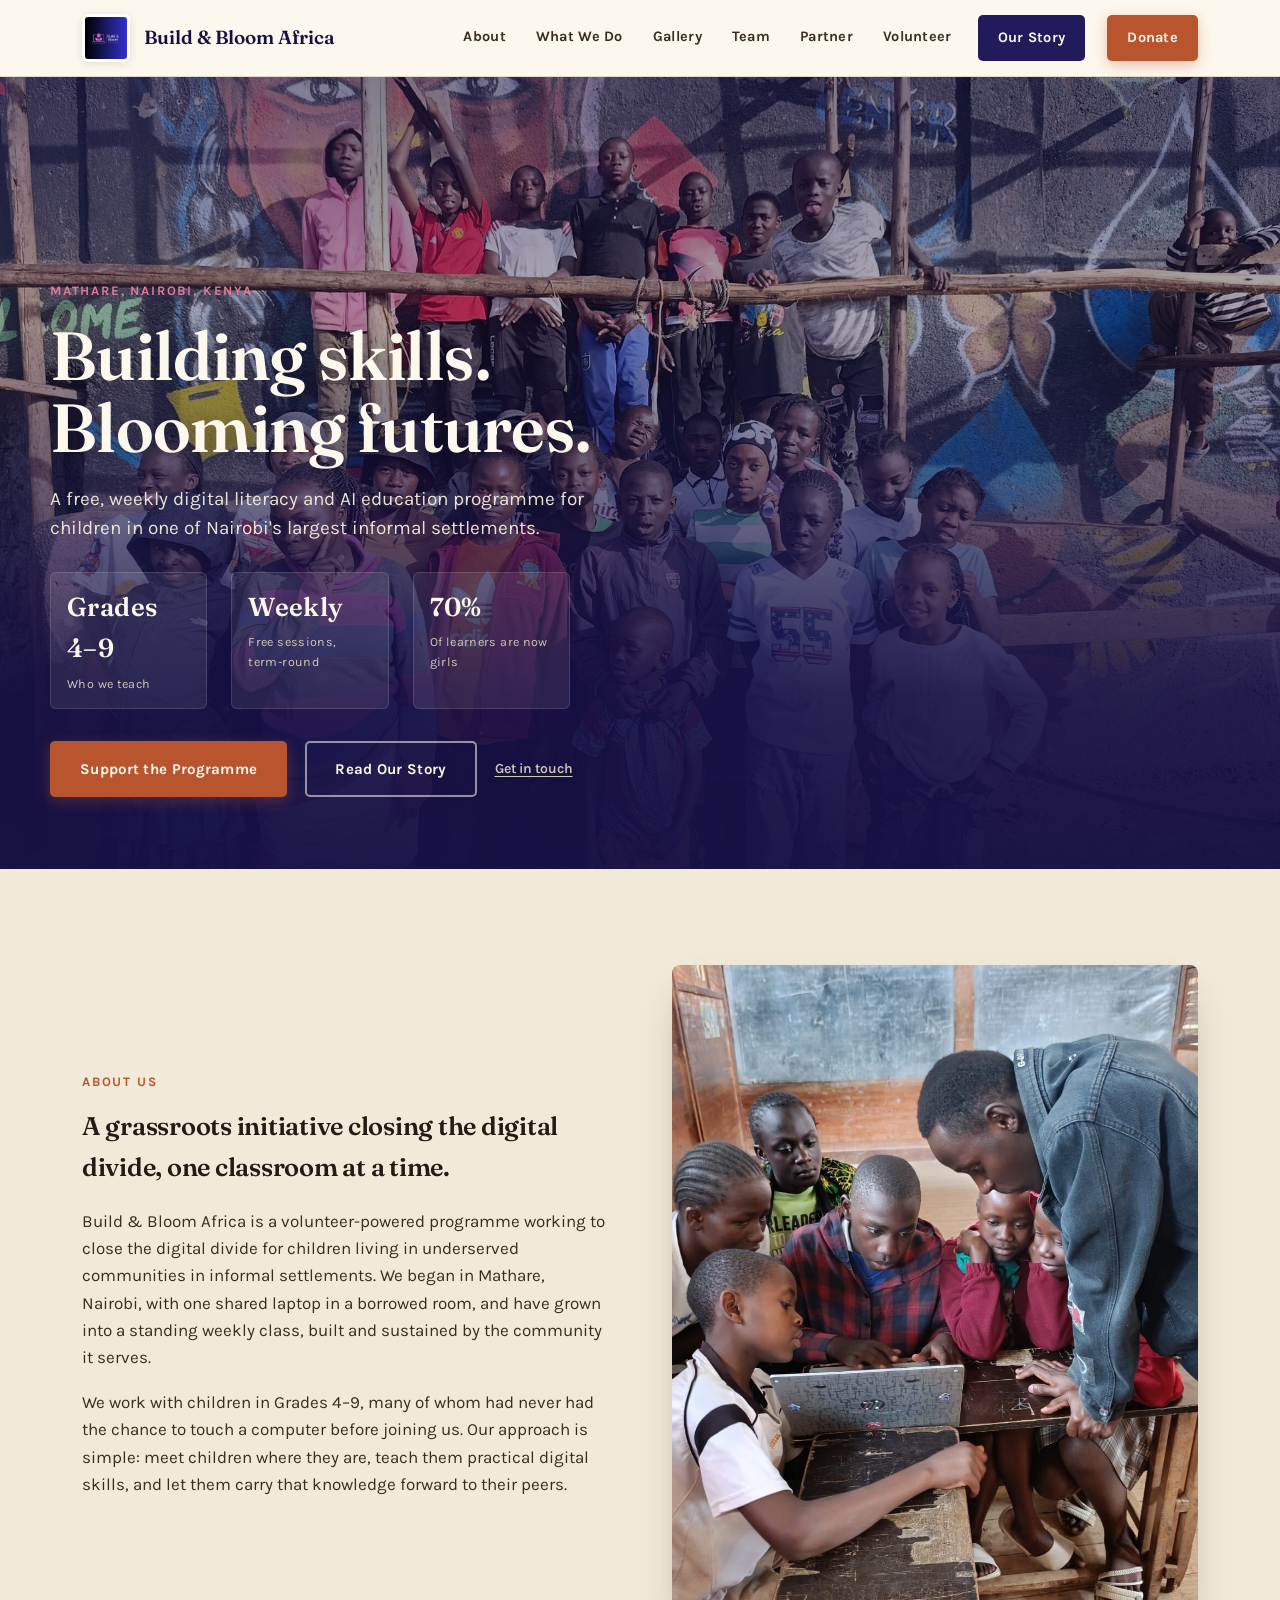
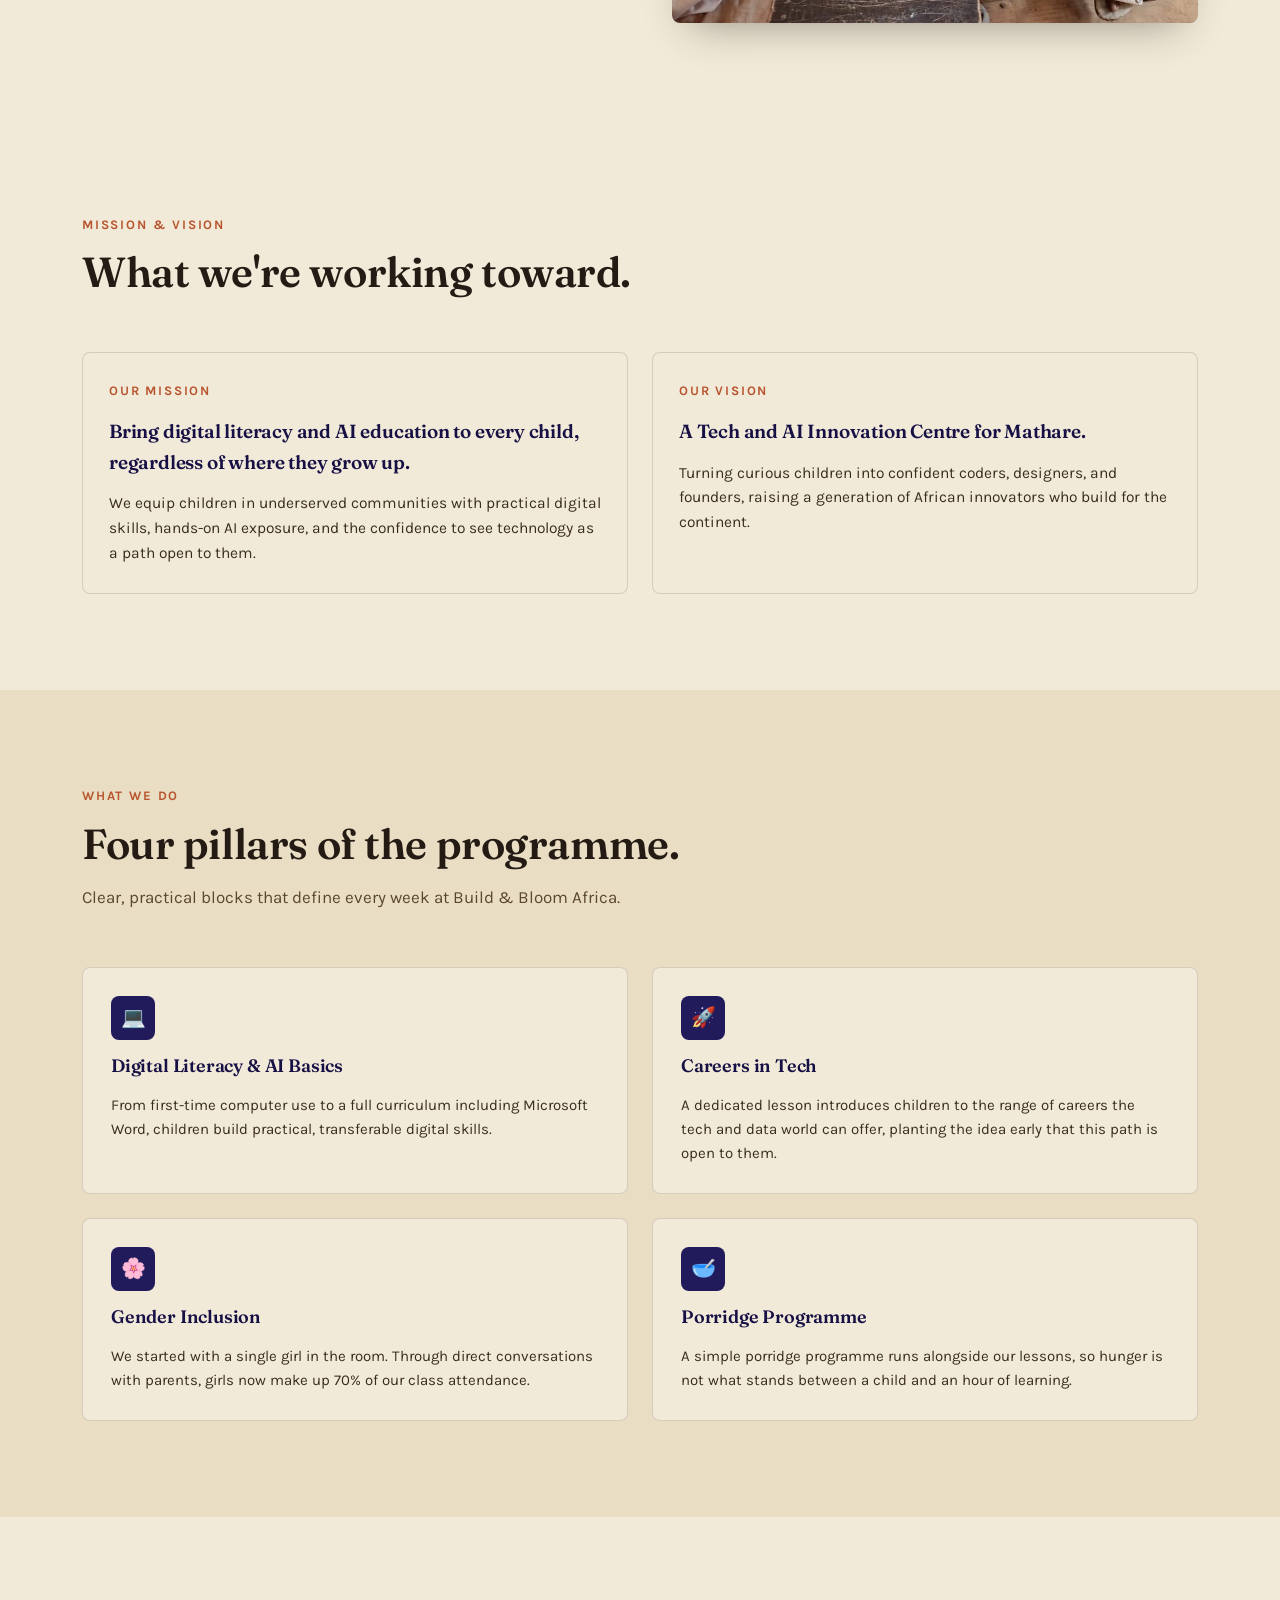
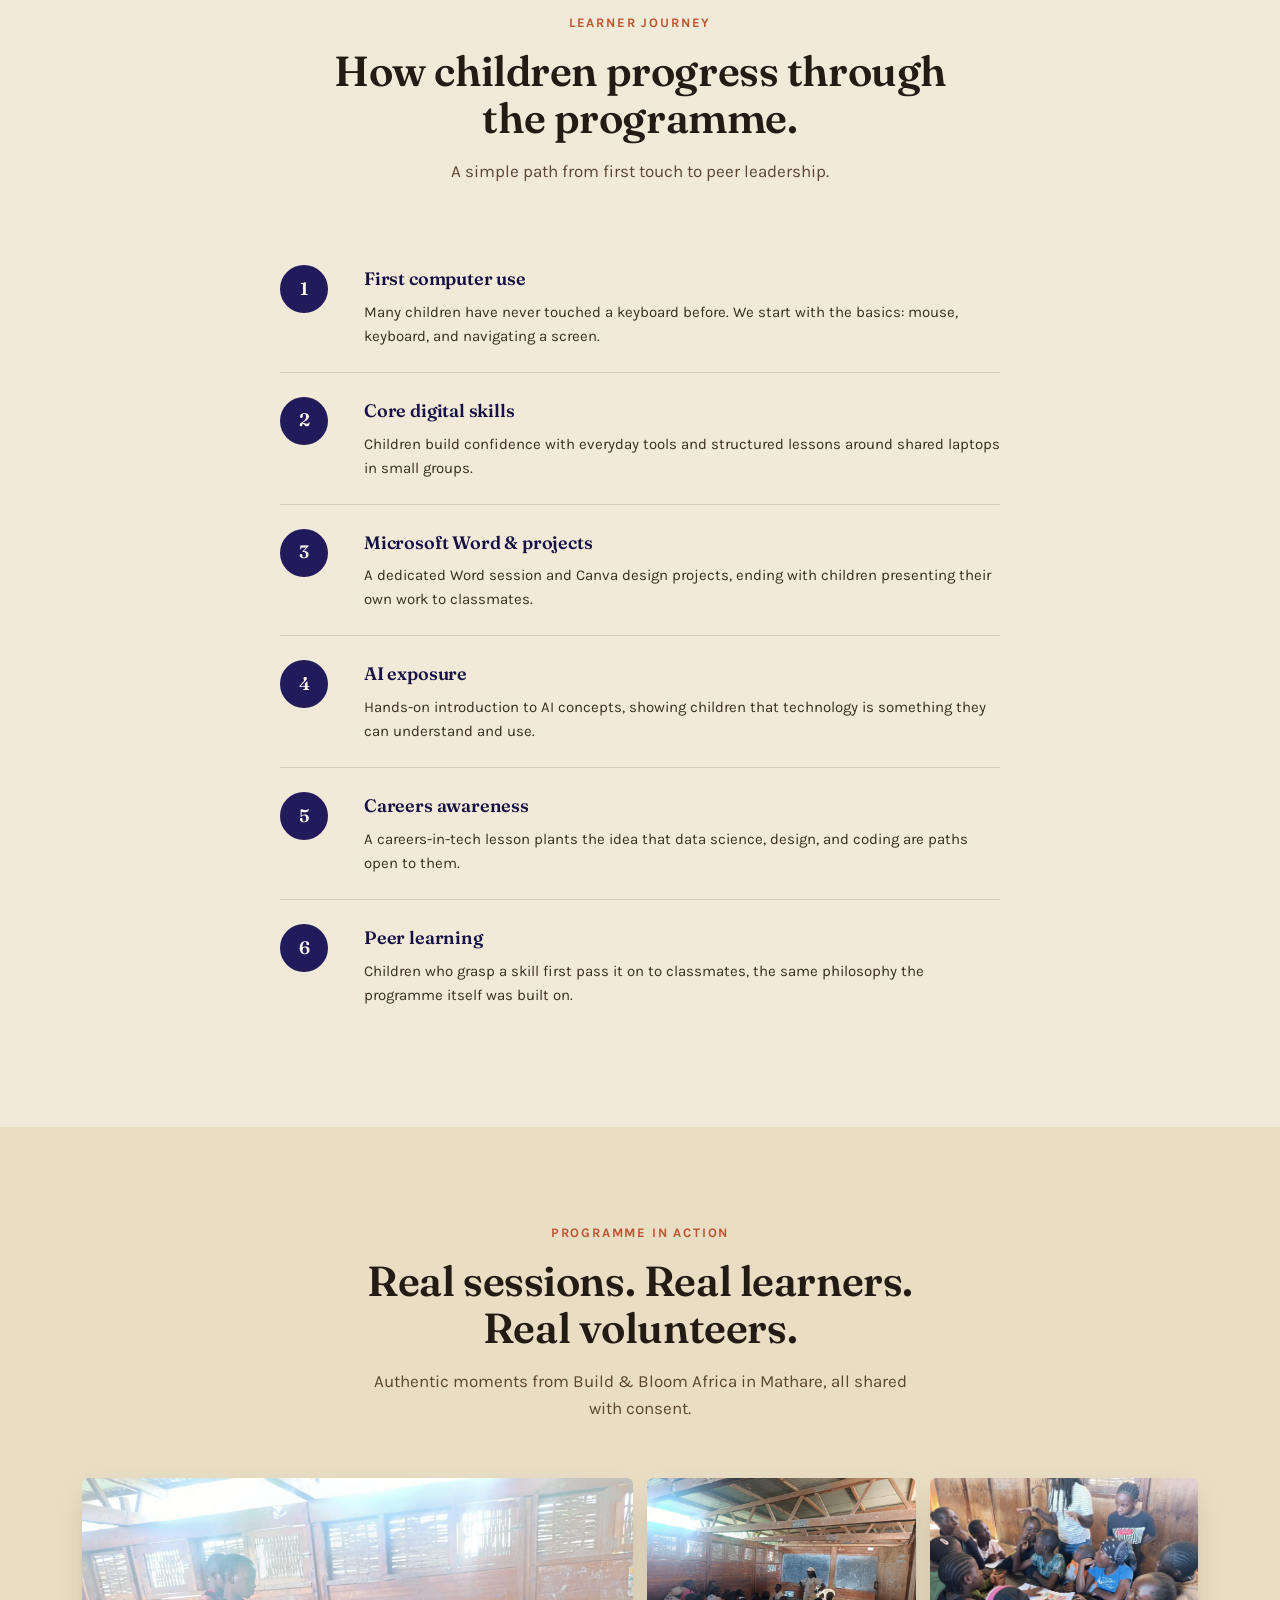
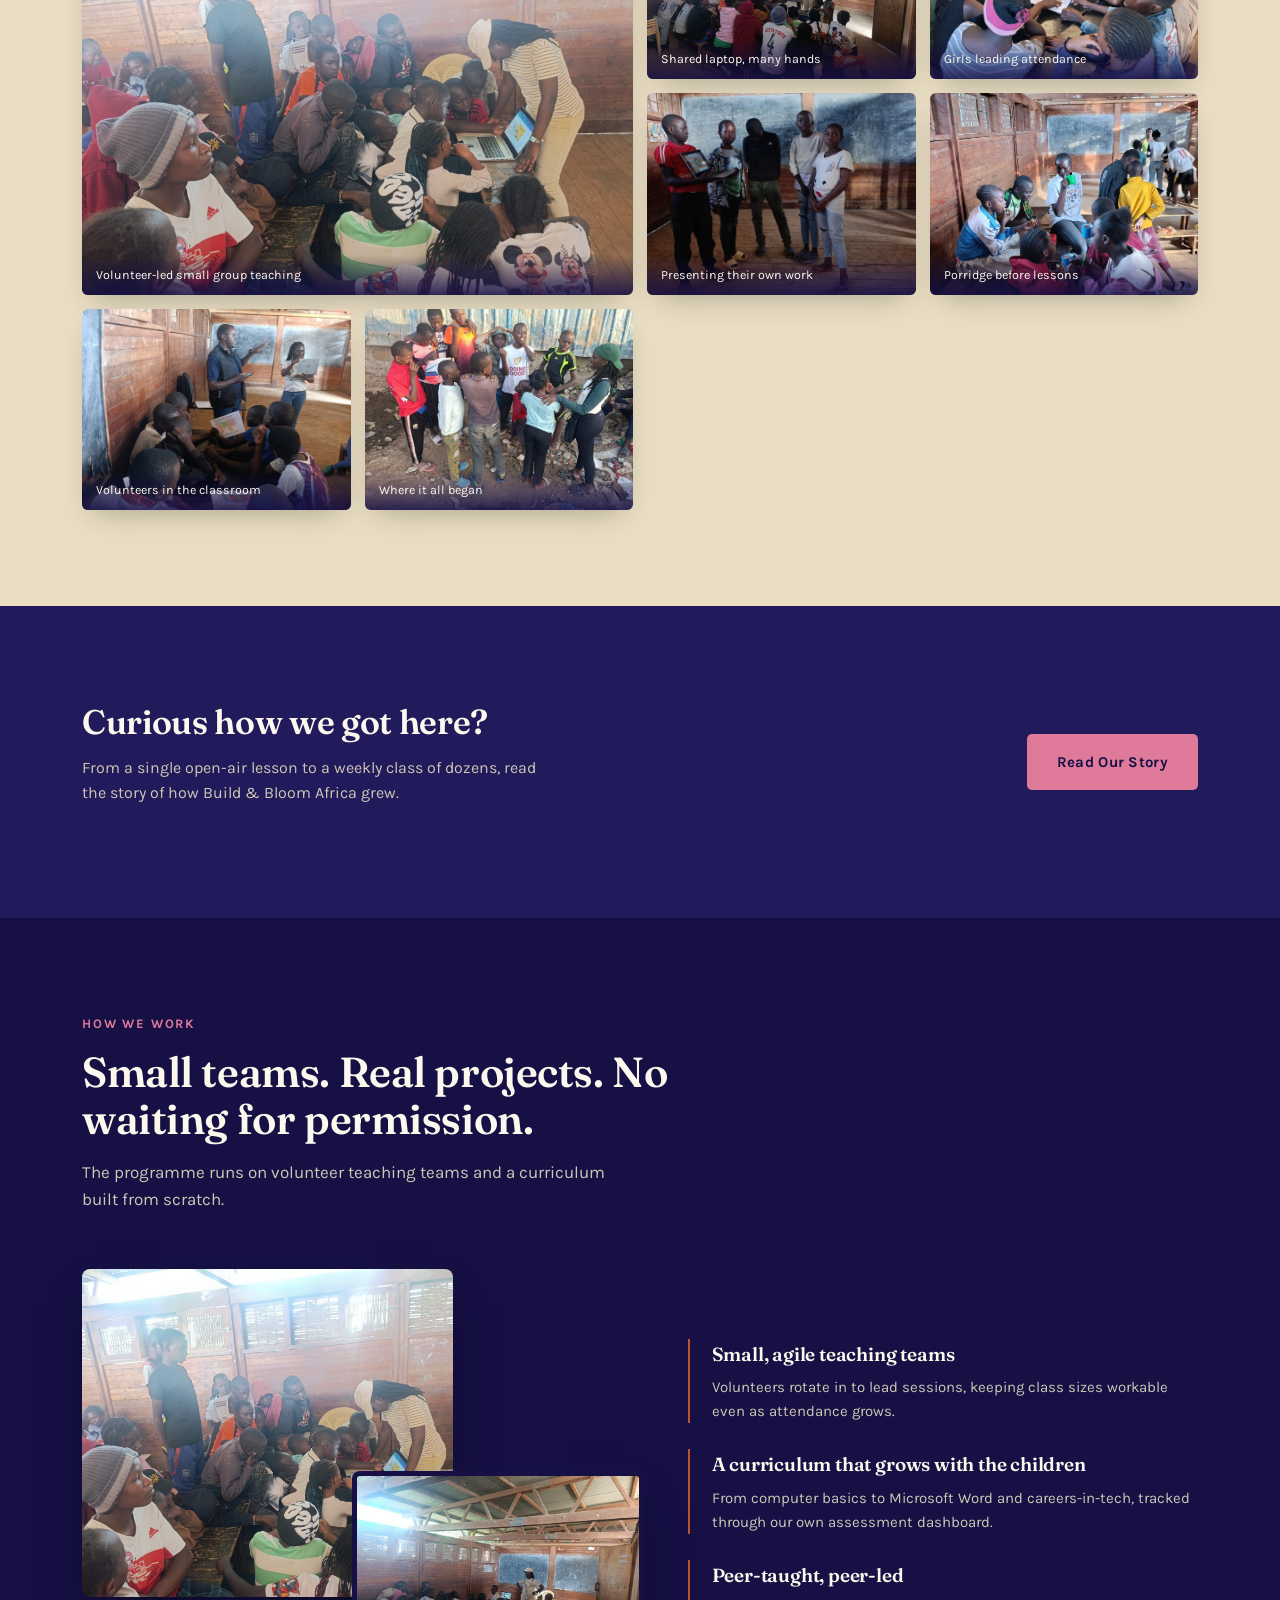
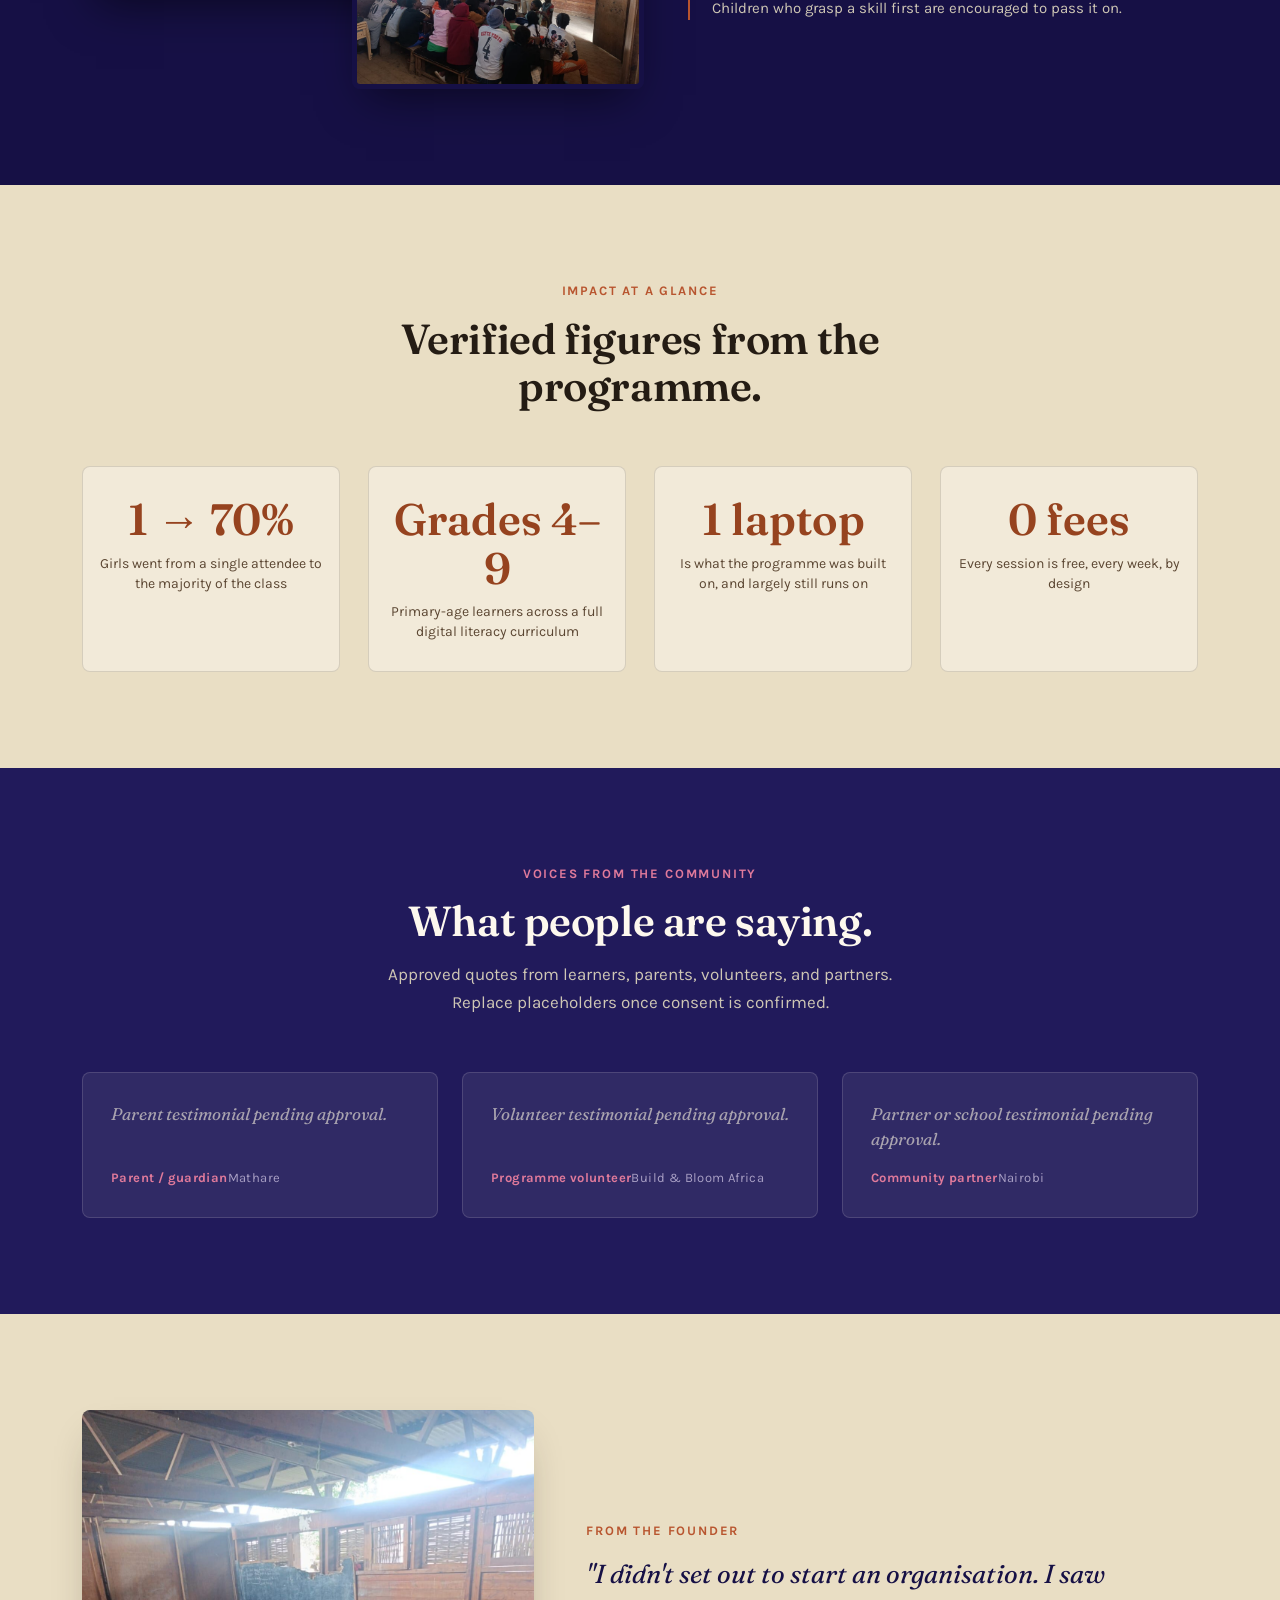
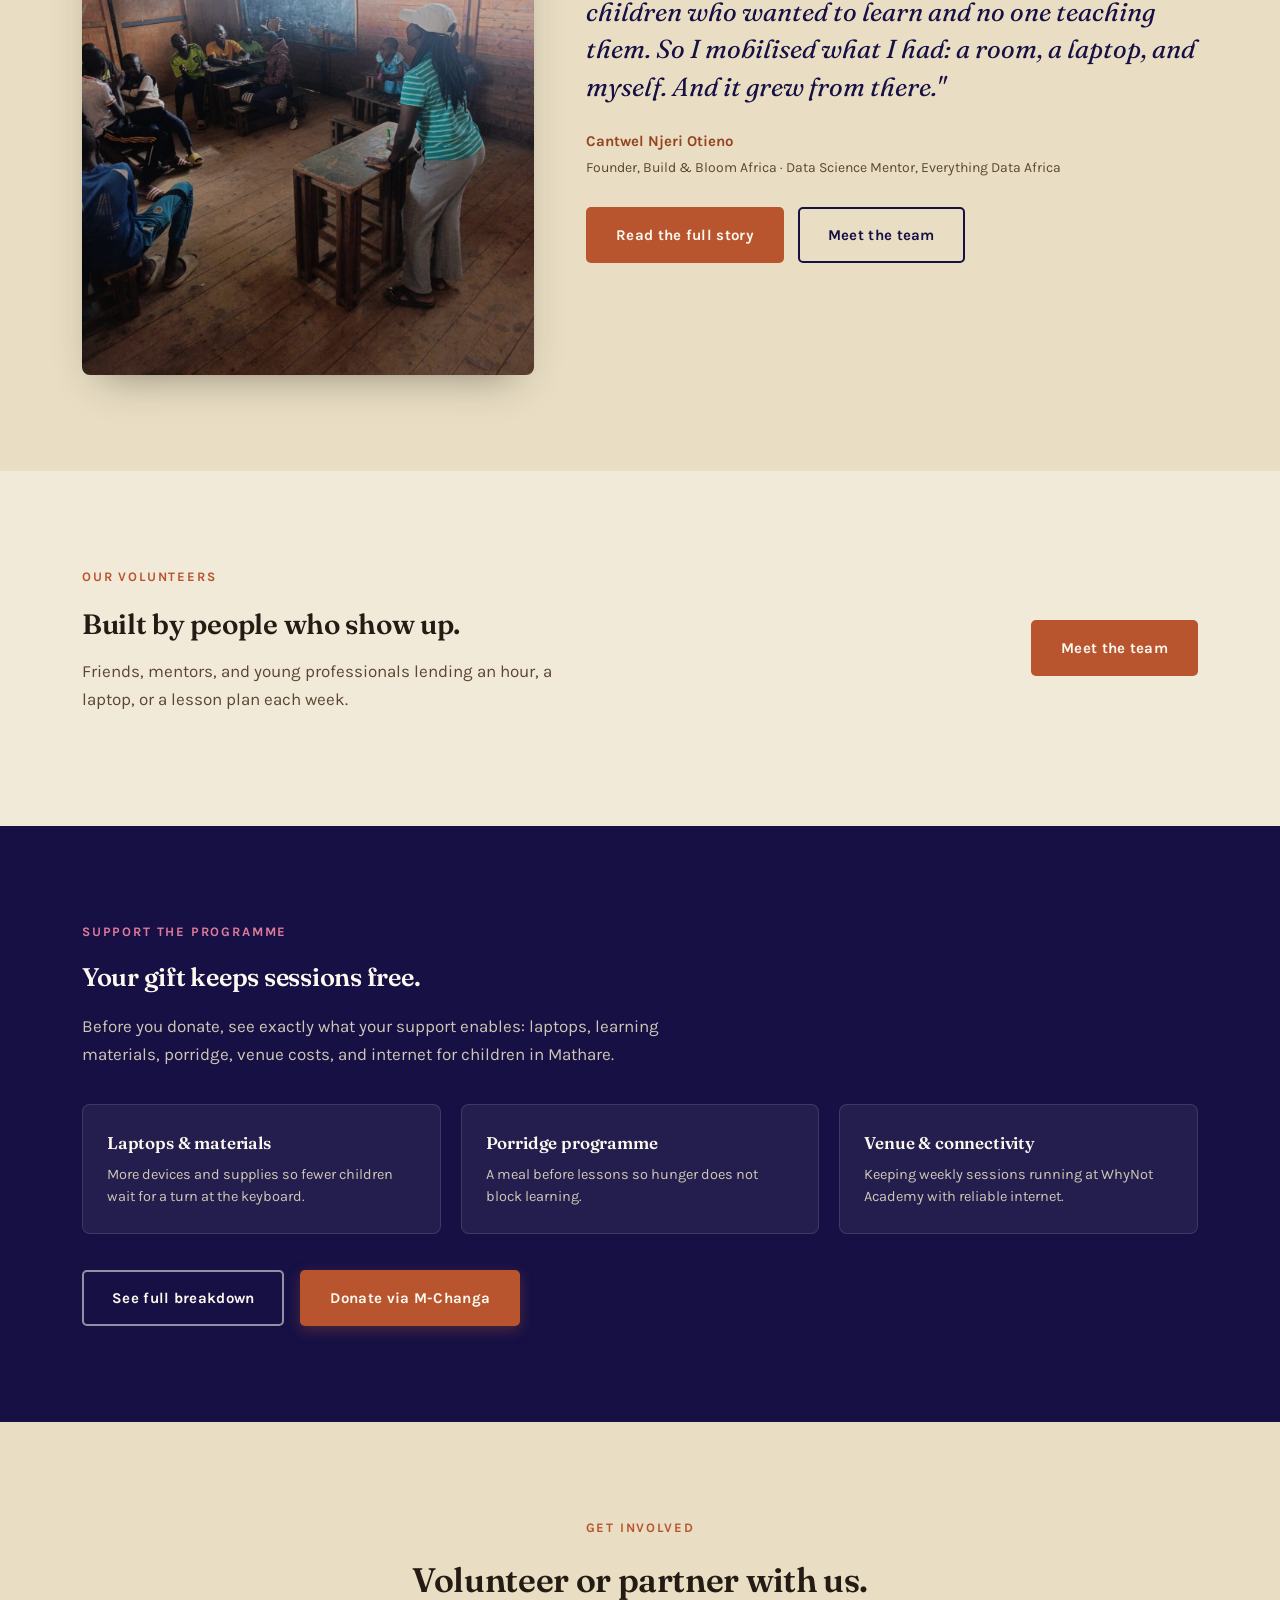
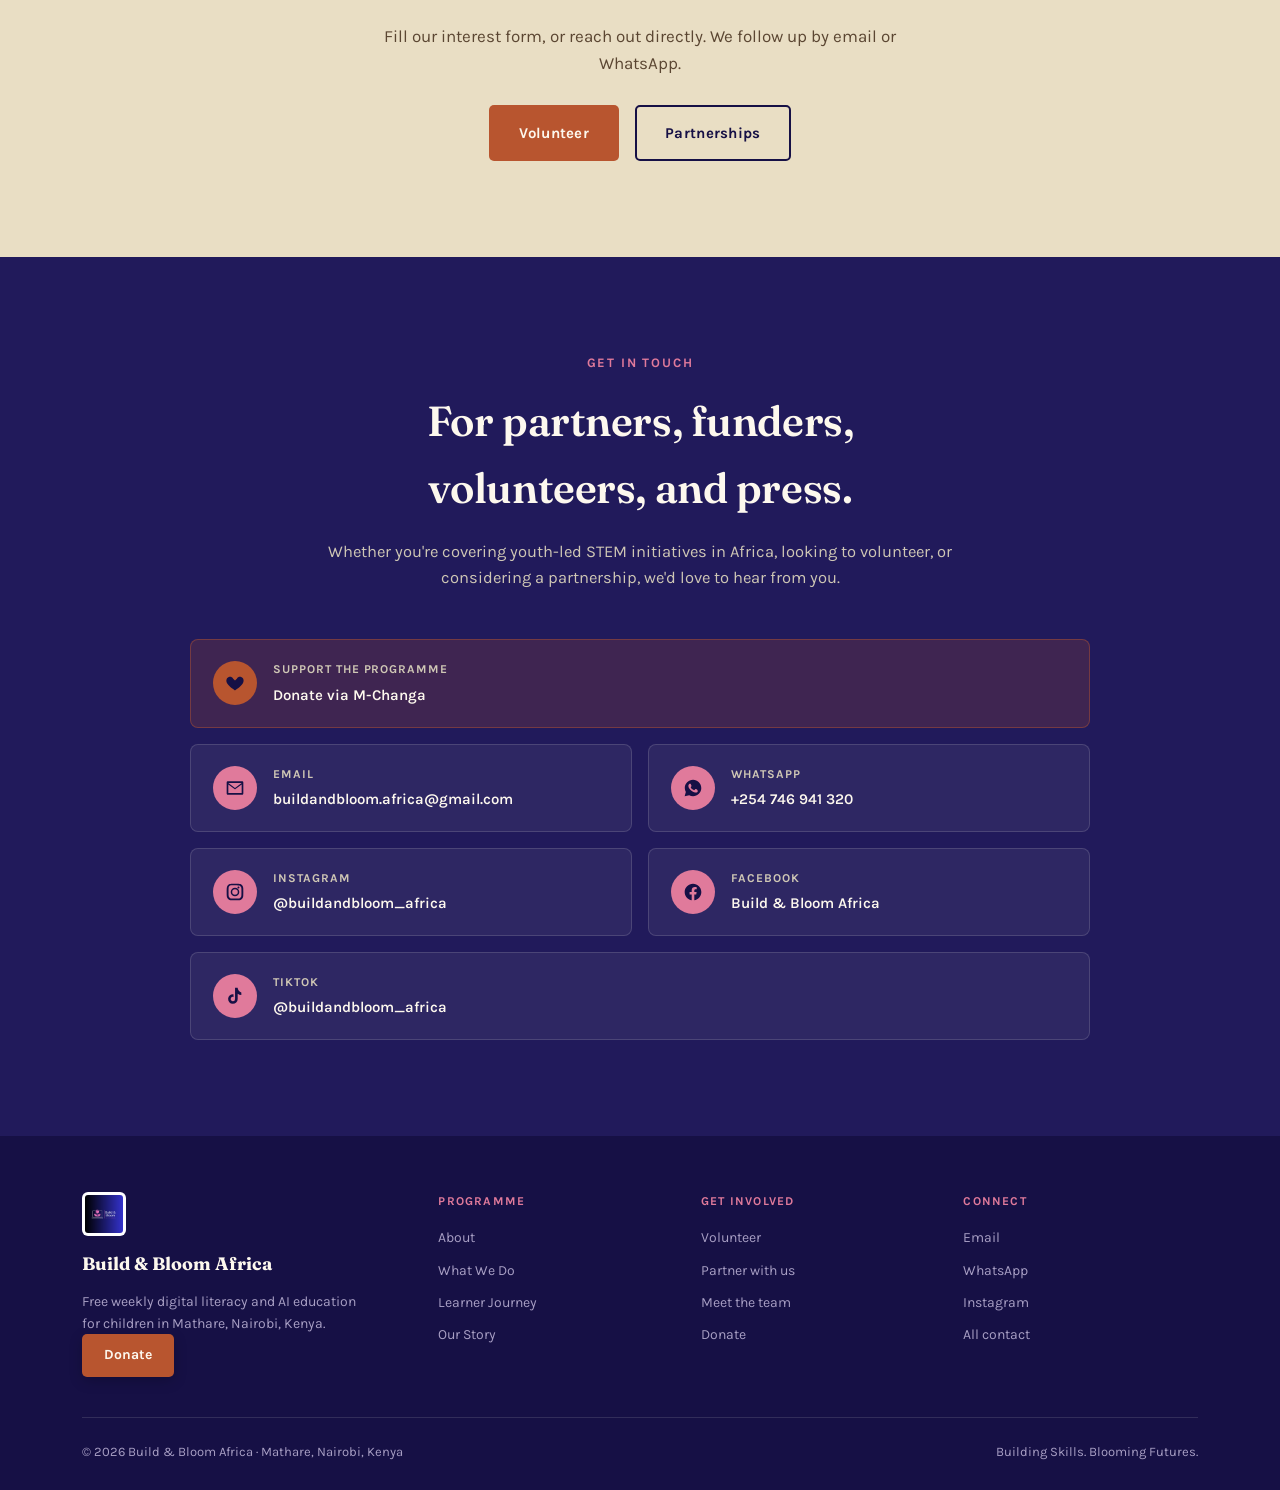
<file: index.html>
<!DOCTYPE html>
<html lang="en">
<head>
<meta charset="UTF-8">
<meta name="viewport" content="width=device-width, initial-scale=1.0">
<title>Build & Bloom Africa · Building Skills. Blooming Futures.</title>
<meta name="description" content="Build & Bloom Africa offers free weekly digital literacy and AI education for children in Grades 4–9 in Mathare, Nairobi. Volunteer-powered, community-built, zero fees.">
<meta name="keywords" content="Build and Bloom Africa, digital literacy, Mathare, Nairobi, youth STEM, AI education, volunteer Kenya">
<meta property="og:title" content="Build & Bloom Africa · Building Skills. Blooming Futures.">
<meta property="og:description" content="Free weekly digital literacy and AI education for children in Mathare, Nairobi. Grades 4–9 · Weekly sessions · 70% girls · Zero fees.">
<meta property="og:type" content="website">
<meta property="og:image" content="assets/hero.jpg">
<meta property="og:locale" content="en_KE">
<meta name="twitter:card" content="summary_large_image">
<link rel="preconnect" href="https://fonts.googleapis.com">
<link href="https://fonts.googleapis.com/css2?family=Fraunces:ital,opsz,wght@0,9..144,400;0,9..144,500;0,9..144,600;1,9..144,500&family=Karla:wght@400;500;600;700&display=swap" rel="stylesheet">
<link rel="stylesheet" href="assets/style.css">
<script type="application/ld+json">
{
  "@context": "https://schema.org",
  "@type": "EducationalOrganization",
  "name": "Build & Bloom Africa",
  "description": "Free weekly digital literacy and AI education programme for children in Mathare, Nairobi, Kenya.",
  "url": ".",
  "logo": "assets/logo.png",
  "areaServed": {"@type": "Place", "name": "Mathare, Nairobi, Kenya"},
  "email": "buildandbloom.africa@gmail.com",
  "telephone": "+254746941320",
  "sameAs": [
    "https://www.instagram.com/buildandbloom_africa",
    "https://www.facebook.com/share/18JtgJqCcR/",
    "https://tiktok.com/@buildandbloom_africa"
  ]
}
</script>
<style>
  .hero{position:relative;min-height:min(88vh,900px);display:flex;align-items:flex-end;overflow:hidden;}
  .hero-bg{position:absolute;inset:0;width:100%;height:100%;object-fit:cover;object-position:50% 35%;filter:saturate(1.02);}
  .hero::after{content:"";position:absolute;inset:0;
    background:linear-gradient(180deg,rgba(22,16,69,0.55) 0%,rgba(22,16,69,0.35) 30%,rgba(22,16,69,0.92) 78%,rgba(22,16,69,0.97) 100%);}
  .hero-content{position:relative;z-index:2;width:100%;padding:0 24px 56px;color:#fdf8ee;}
  @media (min-width:768px){ .hero-content{padding:0 32px 72px;} }
  .hero-eyebrow{font-size:13px;font-weight:700;letter-spacing:0.14em;text-transform:uppercase;color:var(--rose);margin-bottom:18px;display:block;}
  .hero h1{font-size:clamp(34px,5.8vw,68px);line-height:1.05;max-width:880px;color:#fdf8ee;text-shadow:0 2px 24px rgba(0,0,0,0.25);}
  .hero-lead{margin-top:22px;font-size:clamp(17px,2.2vw,19px);max-width:560px;color:#e9e3d6;line-height:1.55;}
  .hero-meta{margin-top:28px;display:grid;grid-template-columns:repeat(3,1fr);gap:16px 24px;max-width:520px;}
  .hero-meta div{font-size:12.5px;color:#cfc7b5;letter-spacing:0.03em;padding:14px 16px;background:rgba(253,248,238,0.08);border-radius:6px;border:1px solid rgba(253,248,238,0.12);}
  .hero-meta strong{display:block;font-family:'Fraunces',serif;font-size:clamp(20px,3vw,26px);color:#fdf8ee;font-weight:600;margin-bottom:4px;}
  .hero-actions{margin-top:32px;display:flex;align-items:center;gap:14px 18px;flex-wrap:wrap;}
  @media (max-width:520px){ .hero-meta{grid-template-columns:1fr;} .hero-actions .btn{width:100%;} }

  .about-wrap{display:grid;grid-template-columns:1fr 1fr;gap:48px 64px;align-items:center;}
  .about-text p{margin:0 0 18px;color:var(--wood-deep);}
  .about-photo{border-radius:8px;overflow:hidden;box-shadow:0 18px 40px -18px rgba(36,28,20,0.45);aspect-ratio:4/5;}
  .about-photo img{width:100%;height:100%;object-fit:cover;object-position:50% 20%;}
  @media (max-width:860px){ .about-wrap{grid-template-columns:1fr;} .about-photo{order:-1;max-width:360px;} }

  .whatwedo{background:var(--paper-deep);}
  .wwd-icon-grid{display:grid;grid-template-columns:repeat(2,1fr);gap:24px;}
  @media (max-width:640px){ .wwd-icon-grid{grid-template-columns:1fr;} }

  .story-callout{background:var(--indigo);color:#fdf8ee;}
  .sc-grid{display:grid;grid-template-columns:1fr auto;gap:40px;align-items:center;}
  .sc-grid h2{color:#fdf8ee;font-size:clamp(24px,3vw,34px);line-height:1.2;}
  .sc-grid p{margin-top:12px;color:#cfc7b5;font-size:16px;max-width:480px;}
  @media (max-width:700px){ .sc-grid{grid-template-columns:1fr;} }

  .approach{background:var(--indigo-deep);color:#fdf8ee;}
  .approach .eyebrow{color:var(--rose);}
  .approach .section-head h2{color:#fdf8ee;}
  .approach .section-head p{color:#cfc7b5;}
  .approach-grid{display:grid;grid-template-columns:1.1fr 1fr;gap:44px;align-items:center;}
  .approach-photos{position:relative;height:420px;}
  .approach-photos img{position:absolute;border-radius:8px;box-shadow:0 20px 44px -14px rgba(0,0,0,0.55);object-fit:cover;}
  .ap-1{width:66%;height:78%;top:0;left:0;}
  .ap-2{width:52%;height:52%;bottom:0;right:0;border:5px solid var(--indigo-deep);}
  .approach-list{display:flex;flex-direction:column;gap:26px;}
  .approach-list div{padding-left:22px;border-left:2px solid var(--clay);}
  .approach-list h4{font-family:'Fraunces',serif;font-size:19px;font-weight:600;margin:0 0 6px;}
  .approach-list p{margin:0;font-size:15px;color:#cfc7b5;}
  @media (max-width:860px){ .approach-grid{grid-template-columns:1fr;} .approach-photos{height:320px;margin-bottom:8px;} }

  .team-teaser{background:var(--paper);}
  .team-teaser-inner{display:grid;grid-template-columns:1fr auto;gap:32px;align-items:center;}
  @media (max-width:640px){ .team-teaser-inner{grid-template-columns:1fr;} }

  .contact{background:var(--indigo);color:#fdf8ee;}
  .contact-top{text-align:center;max-width:640px;margin:0 auto 48px;}
  .contact-top h2{font-size:clamp(28px,4vw,42px);color:#fdf8ee;}
  .contact-top p{margin-top:16px;color:#cfc7b5;font-size:16.5px;}
  .contact-grid{display:grid;grid-template-columns:1fr 1fr;gap:16px;max-width:900px;margin:0 auto;}
  .contact-card{
    background:rgba(253,248,238,0.06);border:1px solid rgba(253,248,238,0.14);border-radius:8px;
    padding:20px 22px;display:flex;align-items:center;gap:16px;text-decoration:none;color:#fdf8ee;
    transition:background .15s ease;min-height:72px;
  }
  .contact-card:hover{background:rgba(253,248,238,0.12);}
  .contact-card.featured{grid-column:1 / -1;background:rgba(184,85,47,0.2);border-color:rgba(184,85,47,0.45);}
  .contact-icon{width:44px;height:44px;border-radius:50%;background:var(--rose);display:flex;align-items:center;justify-content:center;flex-shrink:0;}
  .contact-icon svg{width:20px;height:20px;fill:var(--indigo-deep);}
  .contact-card-label{font-size:12px;color:#cfc7b5;text-transform:uppercase;letter-spacing:0.08em;font-weight:700;margin-bottom:3px;}
  .contact-card-value{font-size:15px;font-weight:600;word-break:break-word;}
  @media (max-width:640px){ .contact-grid{grid-template-columns:1fr;} }
</style>
</head>
<body>

<nav class="nav" id="site-nav">
  <div class="wrap nav-inner">
    <a href="index.html" class="nav-brand">
      <img src="assets/logo.png" alt="Build & Bloom Africa logo" width="48" height="48">
      <span class="nav-brand-text">Build &amp; Bloom Africa</span>
    </a>
    <button class="nav-toggle" type="button" aria-label="Open menu" aria-expanded="false"><span></span></button>
    <div class="nav-panel">
      <div class="nav-links">
        <a href="#about">About</a>
        <a href="#whatwedo">What We Do</a>
        <a href="#gallery">Gallery</a>
        <a href="team.html" data-nav="team.html">Team</a>
        <a href="partnerships.html" data-nav="partnerships.html">Partner</a>
        <a href="volunteer.html" data-nav="volunteer.html">Volunteer</a>
        <a href="story.html" data-nav="story.html" class="nav-cta">Our Story</a>
        <a href="donate.html" class="btn-donate" data-nav="donate.html">Donate</a>
      </div>
    </div>
  </div>
</nav>

<header class="hero" id="home">
  <img class="hero-bg" src="assets/hero.jpg" alt="" width="1600" height="900" fetchpriority="high">
  <div class="hero-content">
    <div class="wrap" style="padding:0;">
      <span class="hero-eyebrow">Mathare, Nairobi, Kenya</span>
      <h1>Building skills.<br>Blooming futures.</h1>
      <p class="hero-lead">A free, weekly digital literacy and AI education programme for children in one of Nairobi's largest informal settlements.</p>
      <div class="hero-meta">
        <div><strong>Grades 4–9</strong>Who we teach</div>
        <div><strong>Weekly</strong>Free sessions, term-round</div>
        <div><strong>70%</strong>Of learners are now girls</div>
      </div>
      <div class="hero-actions">
        <a href="donate.html" class="btn btn-donate">Support the Programme</a>
        <a href="story.html" class="btn btn-secondary">Read Our Story</a>
        <a href="#contact" class="btn-ghost">Get in touch</a>
      </div>
    </div>
  </div>
</header>

<section id="about">
  <div class="wrap about-wrap">
    <div class="about-text">
      <span class="eyebrow">About us</span>
      <h2 style="margin-bottom:20px;">A grassroots initiative closing the digital divide, one classroom at a time.</h2>
      <p>Build &amp; Bloom Africa is a volunteer-powered programme working to close the digital divide for children living in underserved communities in informal settlements. We began in Mathare, Nairobi, with one shared laptop in a borrowed room, and have grown into a standing weekly class, built and sustained by the community it serves.</p>
      <p>We work with children in Grades 4–9, many of whom had never had the chance to touch a computer before joining us. Our approach is simple: meet children where they are, teach them practical digital skills, and let them carry that knowledge forward to their peers.</p>
    </div>
    <div class="about-photo">
      <img src="assets/day6.jpg" alt="Children learning together at Build and Bloom Africa" width="600" height="750" loading="lazy">
    </div>
  </div>
</section>

<section style="background:var(--paper);">
  <div class="wrap">
    <div class="section-head">
      <span class="eyebrow">Mission &amp; vision</span>
      <h2>What we're working toward.</h2>
    </div>
    <div class="card-grid card-grid-2">
      <div class="info-card">
        <span class="eyebrow">Our mission</span>
        <h3>Bring digital literacy and AI education to every child, regardless of where they grow up.</h3>
        <p style="margin-top:14px;color:var(--wood-deep);">We equip children in underserved communities with practical digital skills, hands-on AI exposure, and the confidence to see technology as a path open to them.</p>
      </div>
      <div class="info-card">
        <span class="eyebrow">Our vision</span>
        <h3>A Tech and AI Innovation Centre for Mathare.</h3>
        <p style="margin-top:14px;color:var(--wood-deep);">Turning curious children into confident coders, designers, and founders, raising a generation of African innovators who build for the continent.</p>
      </div>
    </div>
  </div>
</section>

<section class="whatwedo" id="whatwedo">
  <div class="wrap">
    <div class="section-head">
      <span class="eyebrow">What we do</span>
      <h2>Four pillars of the programme.</h2>
      <p>Clear, practical blocks that define every week at Build &amp; Bloom Africa.</p>
    </div>
    <div class="wwd-icon-grid">
      <div class="icon-card">
        <div class="icon" aria-hidden="true">💻</div>
        <h3>Digital Literacy &amp; AI Basics</h3>
        <p>From first-time computer use to a full curriculum including Microsoft Word, children build practical, transferable digital skills.</p>
      </div>
      <div class="icon-card">
        <div class="icon" aria-hidden="true">🚀</div>
        <h3>Careers in Tech</h3>
        <p>A dedicated lesson introduces children to the range of careers the tech and data world can offer, planting the idea early that this path is open to them.</p>
      </div>
      <div class="icon-card">
        <div class="icon" aria-hidden="true">🌸</div>
        <h3>Gender Inclusion</h3>
        <p>We started with a single girl in the room. Through direct conversations with parents, girls now make up 70% of our class attendance.</p>
      </div>
      <div class="icon-card">
        <div class="icon" aria-hidden="true">🥣</div>
        <h3>Porridge Programme</h3>
        <p>A simple porridge programme runs alongside our lessons, so hunger is not what stands between a child and an hour of learning.</p>
      </div>
    </div>
  </div>
</section>

<section id="journey">
  <div class="wrap">
    <div class="section-head center">
      <span class="eyebrow">Learner journey</span>
      <h2>How children progress through the programme.</h2>
      <p>A simple path from first touch to peer leadership.</p>
    </div>
    <div class="journey-steps" style="max-width:720px;margin:0 auto;">
      <div class="journey-step"><div class="step-num">1</div><div><h4>First computer use</h4><p>Many children have never touched a keyboard before. We start with the basics: mouse, keyboard, and navigating a screen.</p></div></div>
      <div class="journey-step"><div class="step-num">2</div><div><h4>Core digital skills</h4><p>Children build confidence with everyday tools and structured lessons around shared laptops in small groups.</p></div></div>
      <div class="journey-step"><div class="step-num">3</div><div><h4>Microsoft Word &amp; projects</h4><p>A dedicated Word session and Canva design projects, ending with children presenting their own work to classmates.</p></div></div>
      <div class="journey-step"><div class="step-num">4</div><div><h4>AI exposure</h4><p>Hands-on introduction to AI concepts, showing children that technology is something they can understand and use.</p></div></div>
      <div class="journey-step"><div class="step-num">5</div><div><h4>Careers awareness</h4><p>A careers-in-tech lesson plants the idea that data science, design, and coding are paths open to them.</p></div></div>
      <div class="journey-step"><div class="step-num">6</div><div><h4>Peer learning</h4><p>Children who grasp a skill first pass it on to classmates, the same philosophy the programme itself was built on.</p></div></div>
    </div>
  </div>
</section>

<section id="gallery" style="background:var(--paper-deep);">
  <div class="wrap">
    <div class="section-head center">
      <span class="eyebrow">Programme in action</span>
      <h2>Real sessions. Real learners. Real volunteers.</h2>
      <p>Authentic moments from Build &amp; Bloom Africa in Mathare, all shared with consent.</p>
    </div>
    <div class="gallery-grid">
      <figure class="gallery-item">
        <img src="assets/day4.jpg" alt="Volunteer teaching a small group session" width="800" height="600" loading="lazy">
        <figcaption>Volunteer-led small group teaching</figcaption>
      </figure>
      <figure class="gallery-item">
        <img src="assets/class-session.jpg" alt="Class in session on the shared laptop" width="400" height="300" loading="lazy">
        <figcaption>Shared laptop, many hands</figcaption>
      </figure>
      <figure class="gallery-item">
        <img src="assets/day8-girls.jpg" alt="Girls make up the majority of the class" width="400" height="300" loading="lazy">
        <figcaption>Girls leading attendance</figcaption>
      </figure>
      <figure class="gallery-item">
        <img src="assets/day7.jpg" alt="Children presenting Canva design projects" width="400" height="300" loading="lazy">
        <figcaption>Presenting their own work</figcaption>
      </figure>
      <figure class="gallery-item">
        <img src="assets/porridge.jpg" alt="Children sharing porridge during a session break" width="400" height="300" loading="lazy">
        <figcaption>Porridge before lessons</figcaption>
      </figure>
      <figure class="gallery-item">
        <img src="assets/day8-volunteers.jpg" alt="Volunteers helping teach a class" width="400" height="300" loading="lazy">
        <figcaption>Volunteers in the classroom</figcaption>
      </figure>
      <figure class="gallery-item">
        <img src="assets/day1.jpg" alt="First day of the programme outdoors" width="400" height="300" loading="lazy">
        <figcaption>Where it all began</figcaption>
      </figure>
    </div>
  </div>
</section>

<section class="story-callout">
  <div class="wrap sc-grid">
    <div>
      <h2>Curious how we got here?</h2>
      <p>From a single open-air lesson to a weekly class of dozens, read the story of how Build &amp; Bloom Africa grew.</p>
    </div>
    <a href="story.html" class="btn btn-primary">Read Our Story</a>
  </div>
</section>

<section class="approach" id="work">
  <div class="wrap">
    <div class="section-head">
      <span class="eyebrow">How we work</span>
      <h2>Small teams. Real projects. No waiting for permission.</h2>
      <p>The programme runs on volunteer teaching teams and a curriculum built from scratch.</p>
    </div>
    <div class="approach-grid">
      <div class="approach-photos">
        <img class="ap-1" src="assets/day4.jpg" alt="A volunteer teaching a small group session" width="500" height="400" loading="lazy">
        <img class="ap-2" src="assets/class-session.jpg" alt="A class in session on the shared laptop" width="400" height="300" loading="lazy">
      </div>
      <div class="approach-list">
        <div><h4>Small, agile teaching teams</h4><p>Volunteers rotate in to lead sessions, keeping class sizes workable even as attendance grows.</p></div>
        <div><h4>A curriculum that grows with the children</h4><p>From computer basics to Microsoft Word and careers-in-tech, tracked through our own assessment dashboard.</p></div>
        <div><h4>Peer-taught, peer-led</h4><p>Children who grasp a skill first are encouraged to pass it on.</p></div>
      </div>
    </div>
  </div>
</section>

<section class="impact-section" id="impact">
  <div class="wrap">
    <div class="section-head center">
      <span class="eyebrow">Impact at a glance</span>
      <h2>Verified figures from the programme.</h2>
    </div>
    <div class="impact-grid">
      <div class="impact-stat"><strong>1 → 70%</strong><span>Girls went from a single attendee to the majority of the class</span></div>
      <div class="impact-stat"><strong>Grades 4–9</strong><span>Primary-age learners across a full digital literacy curriculum</span></div>
      <div class="impact-stat"><strong>1 laptop</strong><span>Is what the programme was built on, and largely still runs on</span></div>
      <div class="impact-stat"><strong>0 fees</strong><span>Every session is free, every week, by design</span></div>
    </div>
  </div>
</section>

<section class="testimonials" id="testimonials">
  <div class="wrap">
    <div class="section-head center">
      <span class="eyebrow">Voices from the community</span>
      <h2>What people are saying.</h2>
      <p>Approved quotes from learners, parents, volunteers, and partners. Replace placeholders once consent is confirmed.</p>
    </div>
    <div class="testimonial-grid">
      <div class="testimonial-card">
        <blockquote class="testimonial-pending">Parent testimonial pending approval.</blockquote>
        <cite>Parent / guardian<span class="role">Mathare</span></cite>
      </div>
      <div class="testimonial-card">
        <blockquote class="testimonial-pending">Volunteer testimonial pending approval.</blockquote>
        <cite>Programme volunteer<span class="role">Build &amp; Bloom Africa</span></cite>
      </div>
      <div class="testimonial-card">
        <blockquote class="testimonial-pending">Partner or school testimonial pending approval.</blockquote>
        <cite>Community partner<span class="role">Nairobi</span></cite>
      </div>
    </div>
  </div>
</section>

<section class="founder-highlight" id="founder">
  <div class="wrap founder-wrap">
    <div class="founder-photo">
      <img src="assets/team-agile.jpg" alt="Cantwel Njeri Otieno teaching a session" width="500" height="625" loading="lazy">
    </div>
    <div>
      <span class="eyebrow">From the founder</span>
      <p class="founder-quote">"I didn't set out to start an organisation. I saw children who wanted to learn and no one teaching them. So I mobilised what I had: a room, a laptop, and myself. And it grew from there."</p>
      <div class="founder-name">Cantwel Njeri Otieno</div>
      <div class="founder-role">Founder, Build &amp; Bloom Africa · Data Science Mentor, Everything Data Africa</div>
      <div class="founder-actions">
        <a href="story.html" class="btn btn-clay">Read the full story</a>
        <a href="team.html" class="btn btn-secondary-dark">Meet the team</a>
      </div>
    </div>
  </div>
</section>

<section class="team-teaser">
  <div class="wrap team-teaser-inner">
    <div>
      <span class="eyebrow">Our volunteers</span>
      <h2 style="font-size:clamp(22px,3vw,28px);">Built by people who show up.</h2>
      <p style="margin-top:12px;color:var(--wood);max-width:480px;">Friends, mentors, and young professionals lending an hour, a laptop, or a lesson plan each week.</p>
    </div>
    <a href="team.html" class="btn btn-clay">Meet the team</a>
  </div>
</section>

<section class="donate-block" id="donate">
  <div class="wrap">
    <span class="eyebrow">Support the programme</span>
    <h2>Your gift keeps sessions free.</h2>
    <p>Before you donate, see exactly what your support enables: laptops, learning materials, porridge, venue costs, and internet for children in Mathare.</p>
    <div class="donate-needs" style="margin-top:36px;">
      <div class="donate-need"><h4>Laptops &amp; materials</h4><p>More devices and supplies so fewer children wait for a turn at the keyboard.</p></div>
      <div class="donate-need"><h4>Porridge programme</h4><p>A meal before lessons so hunger does not block learning.</p></div>
      <div class="donate-need"><h4>Venue &amp; connectivity</h4><p>Keeping weekly sessions running at WhyNot Academy with reliable internet.</p></div>
    </div>
    <a href="donate.html" class="btn btn-secondary" style="margin-right:12px;">See full breakdown</a>
    <a href="https://www.mchanga.africa/fundraiser/142820" class="btn btn-donate" target="_blank" rel="noopener">Donate via M-Changa</a>
  </div>
</section>

<section style="background:var(--paper-deep);">
  <div class="wrap" style="text-align:center;">
    <span class="eyebrow">Get involved</span>
    <h2 style="font-size:clamp(24px,3vw,34px);">Volunteer or partner with us.</h2>
    <p style="margin:16px auto 28px;color:var(--wood);max-width:520px;">Fill our interest form, or reach out directly. We follow up by email or WhatsApp.</p>
    <a href="volunteer.html" class="btn btn-clay">Volunteer</a>
    <a href="partnerships.html" class="btn btn-secondary-dark" style="margin-left:12px;">Partnerships</a>
  </div>
</section>

<section class="contact" id="contact">
  <div class="wrap">
    <div class="contact-top">
      <span class="eyebrow" style="color:var(--rose);">Get in touch</span>
      <h2>For partners, funders, volunteers, and press.</h2>
      <p>Whether you're covering youth-led STEM initiatives in Africa, looking to volunteer, or considering a partnership, we'd love to hear from you.</p>
    </div>
    <div class="contact-grid">
      <a class="contact-card featured" href="https://www.mchanga.africa/fundraiser/142820" target="_blank" rel="noopener">
        <div class="contact-icon" style="background:var(--clay);"><svg viewBox="0 0 24 24"><path d="M12 21s-6.7-4.35-9.3-8.3C.8 9.7 1.5 6 4.6 4.9c2-.7 4 .1 5.2 1.9L12 9l2.2-2.2c1.2-1.8 3.2-2.6 5.2-1.9 3.1 1.1 3.8 4.8 1.9 7.8C18.7 16.65 12 21 12 21z"/></svg></div>
        <div><div class="contact-card-label">Support the programme</div><div class="contact-card-value">Donate via M-Changa</div></div>
      </a>
      <a class="contact-card" href="mailto:buildandbloom.africa@gmail.com">
        <div class="contact-icon"><svg viewBox="0 0 24 24"><path d="M2 5.5C2 4.67 2.67 4 3.5 4h17c.83 0 1.5.67 1.5 1.5v13c0 .83-.67 1.5-1.5 1.5h-17C2.67 20 2 19.33 2 18.5v-13zM4 6l8 6 8-6H4zm16 1.7-7.4 5.55a1 1 0 0 1-1.2 0L4 7.7V18h16V7.7z"/></svg></div>
        <div><div class="contact-card-label">Email</div><div class="contact-card-value">buildandbloom.africa@gmail.com</div></div>
      </a>
      <a class="contact-card" href="https://wa.me/254746941320" target="_blank" rel="noopener">
        <div class="contact-icon"><svg viewBox="0 0 24 24"><path d="M12.04 2C6.58 2 2.13 6.45 2.13 11.91c0 1.75.46 3.39 1.26 4.81L2 22l5.42-1.36a9.86 9.86 0 0 0 4.62 1.14h.01c5.46 0 9.9-4.45 9.9-9.91C21.95 6.45 17.5 2 12.04 2zm5.8 14.1c-.24.68-1.4 1.31-1.93 1.36-.5.05-1.02.24-3.4-.72-2.88-1.16-4.73-4.06-4.87-4.25-.14-.19-1.17-1.56-1.17-2.98 0-1.41.74-2.11 1-2.4.25-.28.56-.35.75-.35h.5c.16 0 .38-.02.58.44.24.55.8 1.9.86 2.04.07.14.11.31.02.5-.09.19-.14.31-.28.47-.14.16-.29.36-.42.48-.14.14-.28.29-.12.56.16.28.72 1.19 1.55 1.93 1.07.95 1.97 1.24 2.25 1.38.28.14.44.12.6-.07.16-.19.68-.79.86-1.06.18-.28.36-.23.6-.14.24.09 1.53.72 1.79.85.26.14.44.2.5.32.06.12.06.66-.18 1.34z"/></svg></div>
        <div><div class="contact-card-label">WhatsApp</div><div class="contact-card-value">+254 746 941 320</div></div>
      </a>
      <a class="contact-card" href="https://www.instagram.com/buildandbloom_africa" target="_blank" rel="noopener">
        <div class="contact-icon"><svg viewBox="0 0 24 24"><path d="M12 2c2.72 0 3.06.01 4.12.06 1.06.05 1.79.22 2.43.47.66.26 1.21.6 1.76 1.15.5.5.9 1.1 1.15 1.76.25.64.42 1.37.47 2.43.05 1.06.06 1.4.06 4.12s-.01 3.06-.06 4.12c-.05 1.06-.22 1.79-.47 2.43a4.9 4.9 0 0 1-1.15 1.76c-.5.5-1.1.9-1.76 1.15-.64.25-1.37.42-2.43.47-1.06.05-1.4.06-4.12.06s-3.06-.01-4.12-.06c-1.06-.05-1.79-.22-2.43-.47a4.9 4.9 0 0 1-1.76-1.15 4.9 4.9 0 0 1-1.15-1.76c-.25-.64-.42-1.37-.47-2.43C2.01 15.06 2 14.72 2 12s.01-3.06.06-4.12c.05-1.06.22-1.79.47-2.43.26-.66.6-1.21 1.15-1.76A4.9 4.9 0 0 1 5.44 2.53c.64-.25 1.37-.42 2.43-.47C8.94 2.01 9.28 2 12 2zm0 1.8c-2.67 0-2.99.01-4.04.06-.87.04-1.34.18-1.65.3-.42.16-.71.35-1.02.66-.31.31-.5.6-.66 1.02-.12.31-.26.78-.3 1.65C4.28 8.55 4.27 9.7 4.27 12s.01 2.99.06 4.04c.04.87.18 1.34.3 1.65.16.42.35.71.66 1.02.31.31.6.5 1.02.66.31.12.78.26 1.65.3 1.05.05 1.37.06 4.04.06s2.99-.01 4.04-.06c.87-.04 1.34-.18 1.65-.3.42-.16.71-.35 1.02-.66.31-.31.5-.6.66-1.02.12-.31.26-.78.3-1.65.05-1.05.06-1.37.06-4.04s-.01-2.99-.06-4.04c-.04-.87-.18-1.34-.3-1.65a2.75 2.75 0 0 0-.66-1.02 2.75 2.75 0 0 0-1.02-.66c-.31-.12-.78-.26-1.65-.3C14.99 3.81 14.67 3.8 12 3.8zm0 3.05a5.15 5.15 0 1 1 0 10.3 5.15 5.15 0 0 1 0-10.3zm0 1.8a3.35 3.35 0 1 0 0 6.7 3.35 3.35 0 0 0 0-6.7zm5.35-1.98a1.2 1.2 0 1 1-2.4 0 1.2 1.2 0 0 1 2.4 0z"/></svg></div>
        <div><div class="contact-card-label">Instagram</div><div class="contact-card-value">@buildandbloom_africa</div></div>
      </a>
      <a class="contact-card" href="https://www.facebook.com/share/18JtgJqCcR/" target="_blank" rel="noopener">
        <div class="contact-icon"><svg viewBox="0 0 24 24"><path d="M22 12.06C22 6.5 17.52 2 12 2S2 6.5 2 12.06c0 5 3.66 9.15 8.44 9.94v-7.03H7.9v-2.9h2.54V9.85c0-2.51 1.49-3.9 3.77-3.9 1.09 0 2.24.2 2.24.2v2.46h-1.26c-1.24 0-1.63.77-1.63 1.56v1.88h2.78l-.45 2.9h-2.33V22c4.78-.79 8.44-4.94 8.44-9.94z"/></svg></div>
        <div><div class="contact-card-label">Facebook</div><div class="contact-card-value">Build &amp; Bloom Africa</div></div>
      </a>
      <a class="contact-card" href="https://tiktok.com/@buildandbloom_africa" target="_blank" rel="noopener" style="grid-column:1 / -1;">
        <div class="contact-icon"><svg viewBox="0 0 24 24"><path d="M16.6 5.82c-.9-.98-1.4-2.26-1.4-3.6h-3.15v13.4a2.6 2.6 0 1 1-1.84-2.49V9.9a5.75 5.75 0 1 0 5.02 5.7V9.4a7.5 7.5 0 0 0 4.37 1.4V7.65a4.6 4.6 0 0 1-2.99-1.83z"/></svg></div>
        <div><div class="contact-card-label">TikTok</div><div class="contact-card-value">@buildandbloom_africa</div></div>
      </a>
    </div>
  </div>
</section>

<footer class="site-footer">
  <div class="wrap">
    <div class="footer-grid">
      <div class="footer-brand">
        <img src="assets/logo.png" alt="" width="44" height="44" loading="lazy">
        <strong style="color:#fdf8ee;font-family:'Fraunces',serif;font-size:18px;">Build &amp; Bloom Africa</strong>
        <p>Free weekly digital literacy and AI education for children in Mathare, Nairobi, Kenya.</p>
        <a href="https://www.mchanga.africa/fundraiser/142820" class="footer-donate" target="_blank" rel="noopener">Donate</a>
      </div>
      <div class="footer-col">
        <h4>Programme</h4>
        <ul>
          <li><a href="#about">About</a></li>
          <li><a href="#whatwedo">What We Do</a></li>
          <li><a href="#journey">Learner Journey</a></li>
          <li><a href="story.html">Our Story</a></li>
        </ul>
      </div>
      <div class="footer-col">
        <h4>Get involved</h4>
        <ul>
          <li><a href="volunteer.html">Volunteer</a></li>
          <li><a href="partnerships.html">Partner with us</a></li>
          <li><a href="team.html">Meet the team</a></li>
          <li><a href="donate.html">Donate</a></li>
        </ul>
      </div>
      <div class="footer-col">
        <h4>Connect</h4>
        <ul>
          <li><a href="mailto:buildandbloom.africa@gmail.com">Email</a></li>
          <li><a href="https://wa.me/254746941320" target="_blank" rel="noopener">WhatsApp</a></li>
          <li><a href="https://www.instagram.com/buildandbloom_africa" target="_blank" rel="noopener">Instagram</a></li>
          <li><a href="#contact">All contact</a></li>
        </ul>
      </div>
    </div>
    <div class="footer-bottom">
      <span>© 2026 Build &amp; Bloom Africa · Mathare, Nairobi, Kenya</span>
      <span>Building Skills. Blooming Futures.</span>
    </div>
  </div>
</footer>
<script src="assets/main.js"></script>
</body>
</html>
</file>
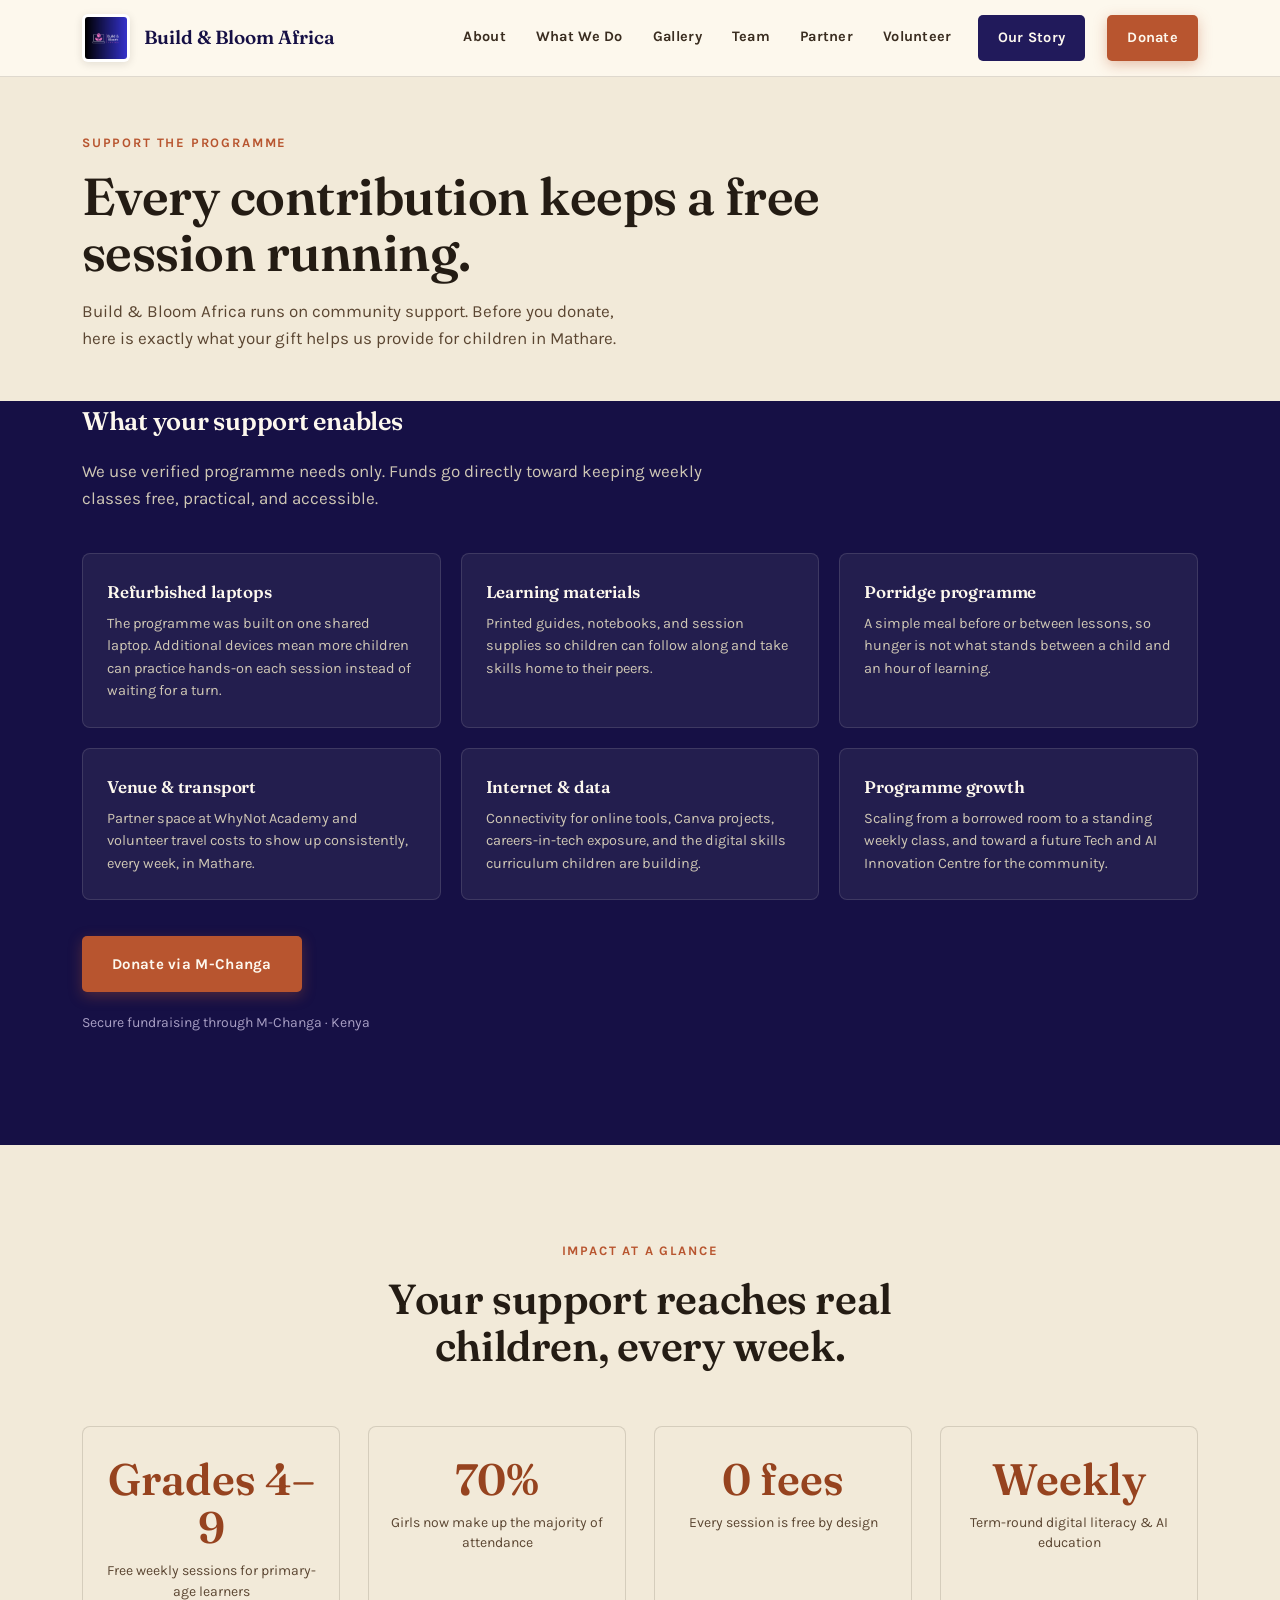
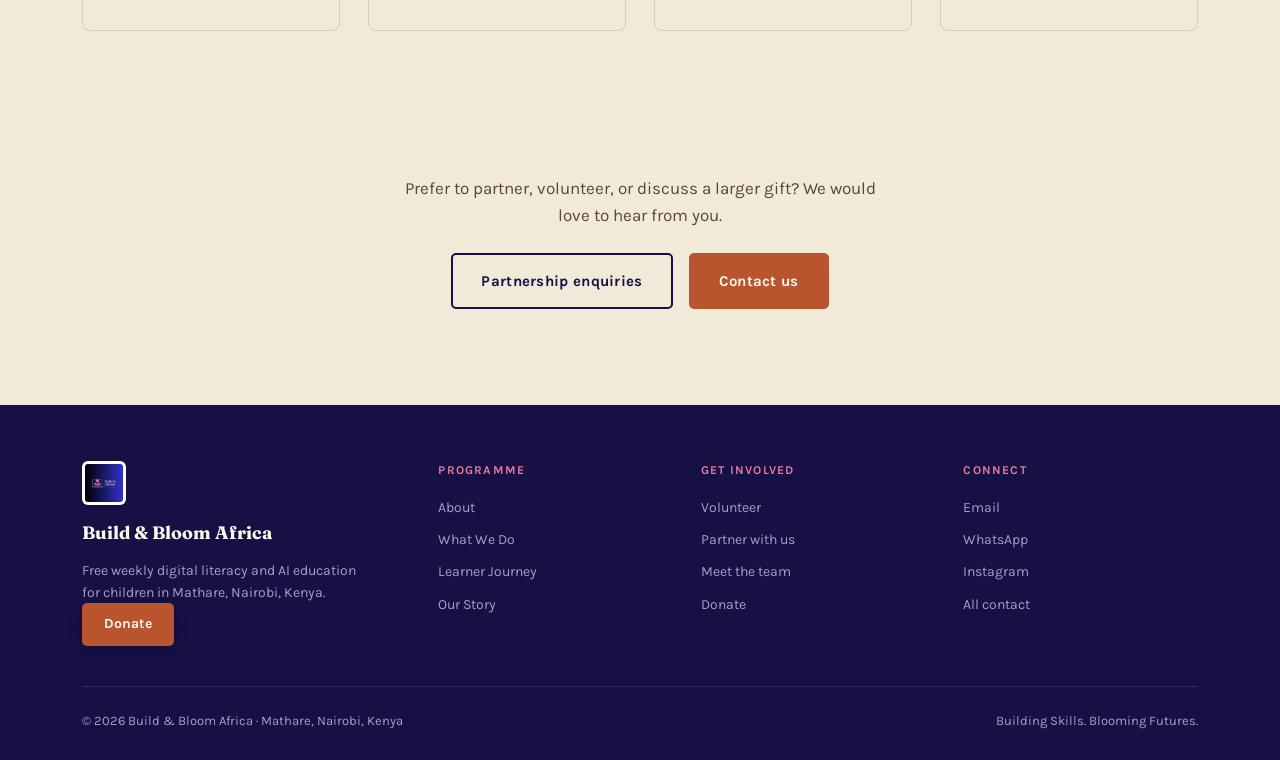
<file: donate.html>
<!DOCTYPE html>
<html lang="en">
<head>
<meta charset="UTF-8">
<meta name="viewport" content="width=device-width, initial-scale=1.0">
<title>Support the Programme · Build & Bloom Africa</title>
<meta name="description" content="Donate to Build & Bloom Africa. Your support helps fund laptops, learning materials, porridge, venue costs, and free weekly digital literacy sessions for children in Mathare, Nairobi.">
<meta property="og:title" content="Support Build & Bloom Africa">
<meta property="og:description" content="Help us close the digital divide for children in Mathare through free weekly digital literacy and AI education.">
<meta property="og:type" content="website">
<meta property="og:image" content="assets/hero.jpg">
<link rel="preconnect" href="https://fonts.googleapis.com">
<link href="https://fonts.googleapis.com/css2?family=Fraunces:ital,opsz,wght@0,9..144,400;0,9..144,500;0,9..144,600;1,9..144,500&family=Karla:wght@400;500;600;700&display=swap" rel="stylesheet">
<link rel="stylesheet" href="assets/style.css">
</head>
<body>

<nav class="nav" id="site-nav">
  <div class="wrap nav-inner">
    <a href="index.html" class="nav-brand">
      <img src="assets/logo.png" alt="Build & Bloom Africa logo" width="48" height="48">
      <span class="nav-brand-text">Build &amp; Bloom Africa</span>
    </a>
    <button class="nav-toggle" type="button" aria-label="Open menu" aria-expanded="false"><span></span></button>
    <div class="nav-panel">
      <div class="nav-links">
        <a href="index.html#about">About</a>
        <a href="index.html#whatwedo">What We Do</a>
        <a href="index.html#gallery">Gallery</a>
        <a href="team.html" data-nav="team.html">Team</a>
        <a href="partnerships.html" data-nav="partnerships.html">Partner</a>
        <a href="volunteer.html" data-nav="volunteer.html">Volunteer</a>
        <a href="story.html" data-nav="story.html" class="nav-cta">Our Story</a>
        <a href="donate.html" class="btn-donate is-active" data-nav="donate.html">Donate</a>
      </div>
    </div>
  </div>
</nav>

<header class="page-hero">
  <div class="wrap">
    <span class="eyebrow">Support the programme</span>
    <h1>Every contribution keeps a free session running.</h1>
    <p>Build &amp; Bloom Africa runs on community support. Before you donate, here is exactly what your gift helps us provide for children in Mathare.</p>
  </div>
</header>

<section class="donate-block" style="padding-top:0;">
  <div class="wrap">
    <h2>What your support enables</h2>
    <p>We use verified programme needs only. Funds go directly toward keeping weekly classes free, practical, and accessible.</p>

    <div class="donate-needs">
      <div class="donate-need">
        <h4>Refurbished laptops</h4>
        <p>The programme was built on one shared laptop. Additional devices mean more children can practice hands-on each session instead of waiting for a turn.</p>
      </div>
      <div class="donate-need">
        <h4>Learning materials</h4>
        <p>Printed guides, notebooks, and session supplies so children can follow along and take skills home to their peers.</p>
      </div>
      <div class="donate-need">
        <h4>Porridge programme</h4>
        <p>A simple meal before or between lessons, so hunger is not what stands between a child and an hour of learning.</p>
      </div>
      <div class="donate-need">
        <h4>Venue &amp; transport</h4>
        <p>Partner space at WhyNot Academy and volunteer travel costs to show up consistently, every week, in Mathare.</p>
      </div>
      <div class="donate-need">
        <h4>Internet &amp; data</h4>
        <p>Connectivity for online tools, Canva projects, careers-in-tech exposure, and the digital skills curriculum children are building.</p>
      </div>
      <div class="donate-need">
        <h4>Programme growth</h4>
        <p>Scaling from a borrowed room to a standing weekly class, and toward a future Tech and AI Innovation Centre for the community.</p>
      </div>
    </div>

    <a href="https://www.mchanga.africa/fundraiser/142820" class="btn btn-donate" target="_blank" rel="noopener">Donate via M-Changa</a>
    <p style="margin-top:20px;font-size:14px;color:#a89fc4;">Secure fundraising through M-Changa · Kenya</p>
  </div>
</section>

<section>
  <div class="wrap">
    <div class="section-head center">
      <span class="eyebrow">Impact at a glance</span>
      <h2>Your support reaches real children, every week.</h2>
    </div>
    <div class="impact-grid">
      <div class="impact-stat"><strong>Grades 4–9</strong><span>Free weekly sessions for primary-age learners</span></div>
      <div class="impact-stat"><strong>70%</strong><span>Girls now make up the majority of attendance</span></div>
      <div class="impact-stat"><strong>0 fees</strong><span>Every session is free by design</span></div>
      <div class="impact-stat"><strong>Weekly</strong><span>Term-round digital literacy &amp; AI education</span></div>
    </div>
  </div>
</section>

<section style="text-align:center;padding-top:48px;">
  <div class="wrap">
    <p style="color:var(--wood);max-width:480px;margin:0 auto 24px;">Prefer to partner, volunteer, or discuss a larger gift? We would love to hear from you.</p>
    <a href="partnerships.html" class="btn btn-secondary-dark">Partnership enquiries</a>
    <a href="index.html#contact" class="btn btn-clay" style="margin-left:12px;">Contact us</a>
  </div>
</section>

<footer class="site-footer">
  <div class="wrap">
    <div class="footer-grid">
      <div class="footer-brand">
        <img src="assets/logo.png" alt="" width="44" height="44">
        <strong style="color:#fdf8ee;font-family:'Fraunces',serif;font-size:18px;">Build &amp; Bloom Africa</strong>
        <p>Free weekly digital literacy and AI education for children in Mathare, Nairobi, Kenya.</p>
        <a href="https://www.mchanga.africa/fundraiser/142820" class="footer-donate" target="_blank" rel="noopener">Donate</a>
      </div>
      <div class="footer-col">
        <h4>Programme</h4>
        <ul>
          <li><a href="index.html#about">About</a></li>
          <li><a href="index.html#whatwedo">What We Do</a></li>
          <li><a href="index.html#journey">Learner Journey</a></li>
          <li><a href="story.html">Our Story</a></li>
        </ul>
      </div>
      <div class="footer-col">
        <h4>Get involved</h4>
        <ul>
          <li><a href="volunteer.html">Volunteer</a></li>
          <li><a href="partnerships.html">Partner with us</a></li>
          <li><a href="team.html">Meet the team</a></li>
          <li><a href="donate.html">Donate</a></li>
        </ul>
      </div>
      <div class="footer-col">
        <h4>Connect</h4>
        <ul>
          <li><a href="mailto:buildandbloom.africa@gmail.com">Email</a></li>
          <li><a href="https://wa.me/254746941320" target="_blank" rel="noopener">WhatsApp</a></li>
          <li><a href="https://www.instagram.com/buildandbloom_africa" target="_blank" rel="noopener">Instagram</a></li>
          <li><a href="index.html#contact">All contact</a></li>
        </ul>
      </div>
    </div>
    <div class="footer-bottom">
      <span>© 2026 Build &amp; Bloom Africa · Mathare, Nairobi, Kenya</span>
      <span>Building Skills. Blooming Futures.</span>
    </div>
  </div>
</footer>
<script src="assets/main.js"></script>
</body>
</html>
</file>
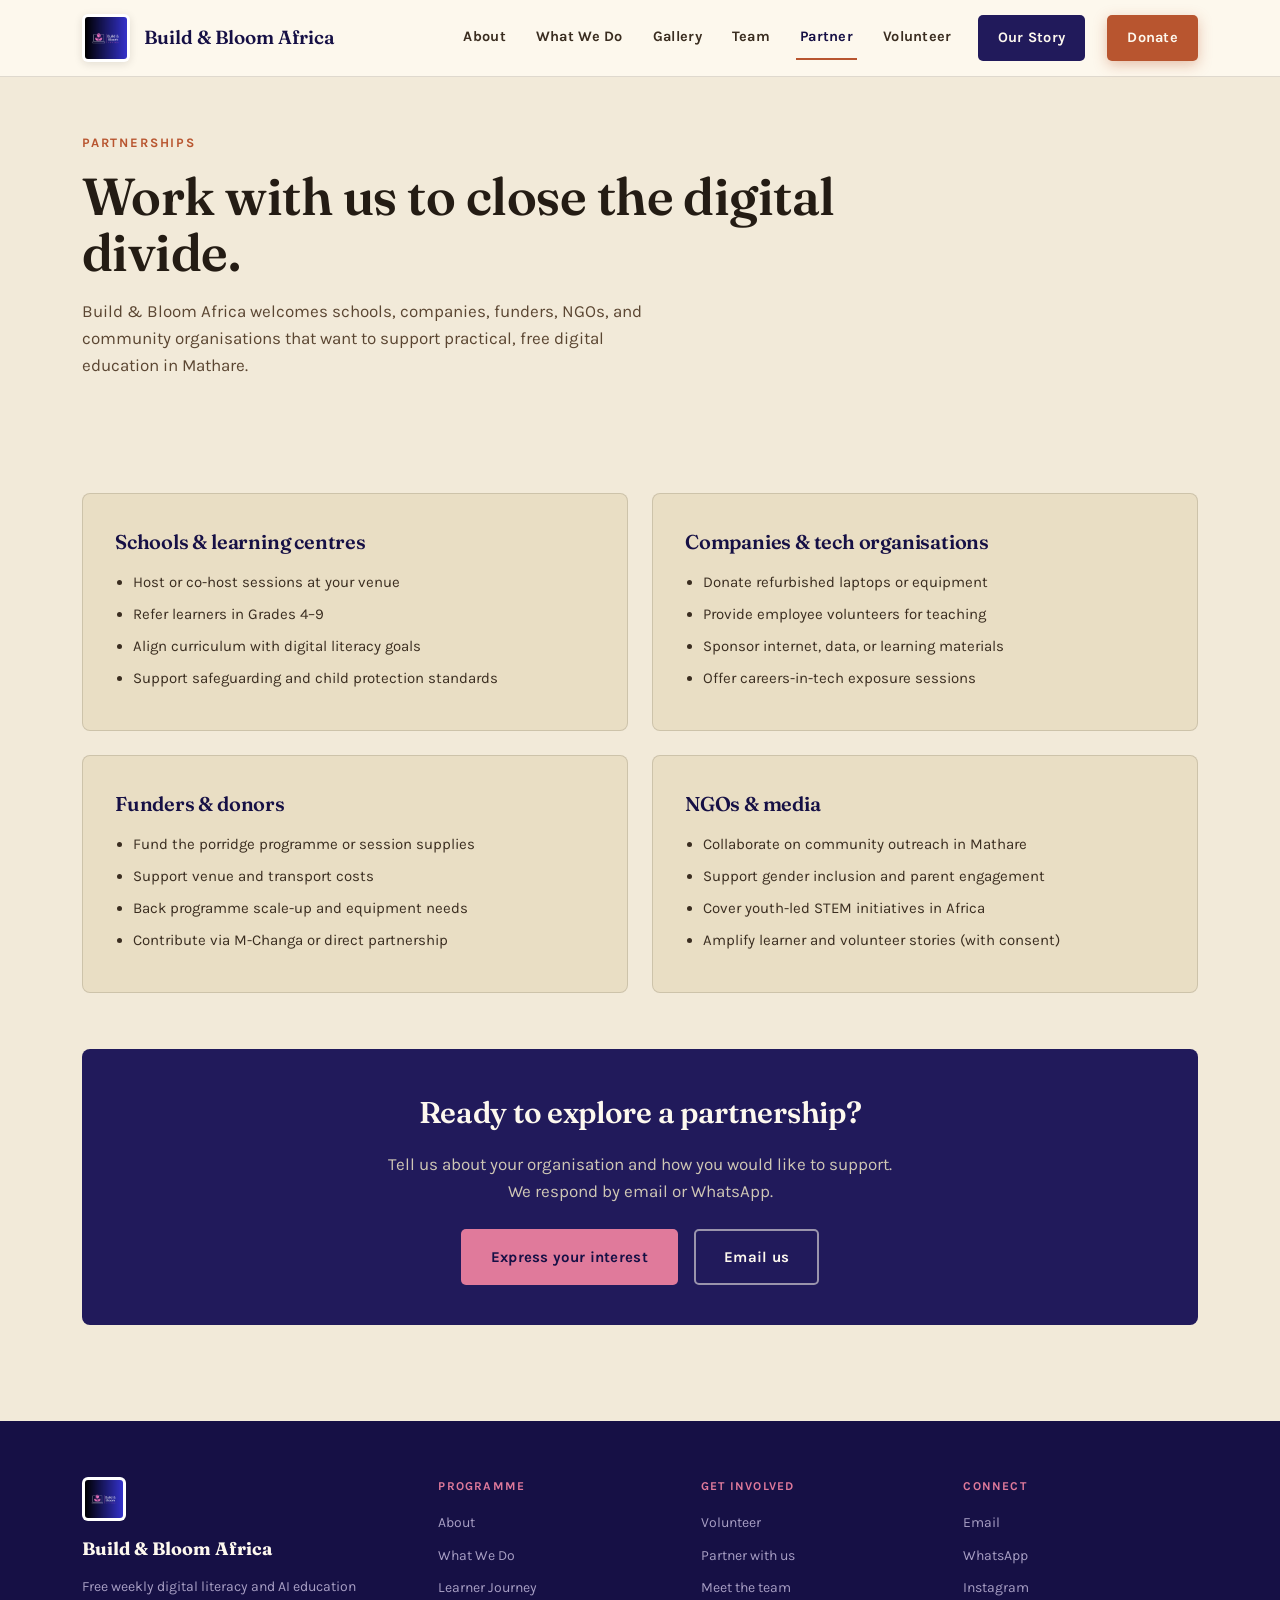
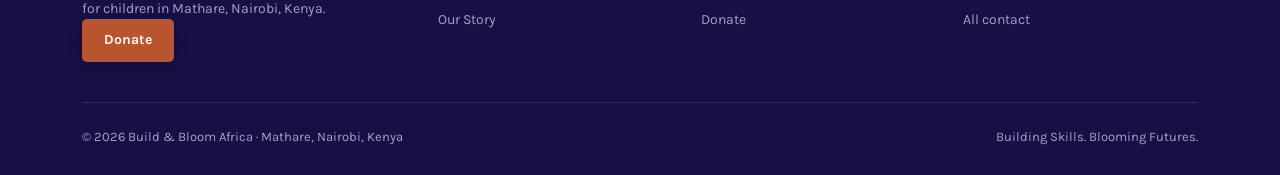
<file: partnerships.html>
<!DOCTYPE html>
<html lang="en">
<head>
<meta charset="UTF-8">
<meta name="viewport" content="width=device-width, initial-scale=1.0">
<title>Partnerships · Build & Bloom Africa</title>
<meta name="description" content="Partner with Build & Bloom Africa. Schools, companies, funders, and NGOs can support equipment, funding, volunteers, venue, curriculum, or media coverage in Mathare, Nairobi.">
<meta property="og:title" content="Partner with Build & Bloom Africa">
<meta property="og:description" content="Explore partnership opportunities to support free digital literacy for children in Mathare.">
<meta property="og:type" content="website">
<meta property="og:image" content="assets/hero.jpg">
<link rel="preconnect" href="https://fonts.googleapis.com">
<link href="https://fonts.googleapis.com/css2?family=Fraunces:ital,opsz,wght@0,9..144,400;0,9..144,500;0,9..144,600;1,9..144,500&family=Karla:wght@400;500;600;700&display=swap" rel="stylesheet">
<link rel="stylesheet" href="assets/style.css">
</head>
<body>

<nav class="nav" id="site-nav">
  <div class="wrap nav-inner">
    <a href="index.html" class="nav-brand">
      <img src="assets/logo.png" alt="Build & Bloom Africa logo" width="48" height="48">
      <span class="nav-brand-text">Build &amp; Bloom Africa</span>
    </a>
    <button class="nav-toggle" type="button" aria-label="Open menu" aria-expanded="false"><span></span></button>
    <div class="nav-panel">
      <div class="nav-links">
        <a href="index.html#about">About</a>
        <a href="index.html#whatwedo">What We Do</a>
        <a href="index.html#gallery">Gallery</a>
        <a href="team.html" data-nav="team.html">Team</a>
        <a href="partnerships.html" data-nav="partnerships.html" class="is-active">Partner</a>
        <a href="volunteer.html" data-nav="volunteer.html">Volunteer</a>
        <a href="story.html" data-nav="story.html" class="nav-cta">Our Story</a>
        <a href="donate.html" class="btn-donate" data-nav="donate.html">Donate</a>
      </div>
    </div>
  </div>
</nav>

<header class="page-hero">
  <div class="wrap">
    <span class="eyebrow">Partnerships</span>
    <h1>Work with us to close the digital divide.</h1>
    <p>Build &amp; Bloom Africa welcomes schools, companies, funders, NGOs, and community organisations that want to support practical, free digital education in Mathare.</p>
  </div>
</header>

<section style="padding-top:24px;">
  <div class="wrap">
    <div class="partner-types">
      <div class="partner-card">
        <h3>Schools &amp; learning centres</h3>
        <ul>
          <li>Host or co-host sessions at your venue</li>
          <li>Refer learners in Grades 4–9</li>
          <li>Align curriculum with digital literacy goals</li>
          <li>Support safeguarding and child protection standards</li>
        </ul>
      </div>
      <div class="partner-card">
        <h3>Companies &amp; tech organisations</h3>
        <ul>
          <li>Donate refurbished laptops or equipment</li>
          <li>Provide employee volunteers for teaching</li>
          <li>Sponsor internet, data, or learning materials</li>
          <li>Offer careers-in-tech exposure sessions</li>
        </ul>
      </div>
      <div class="partner-card">
        <h3>Funders &amp; donors</h3>
        <ul>
          <li>Fund the porridge programme or session supplies</li>
          <li>Support venue and transport costs</li>
          <li>Back programme scale-up and equipment needs</li>
          <li>Contribute via M-Changa or direct partnership</li>
        </ul>
      </div>
      <div class="partner-card">
        <h3>NGOs &amp; media</h3>
        <ul>
          <li>Collaborate on community outreach in Mathare</li>
          <li>Support gender inclusion and parent engagement</li>
          <li>Cover youth-led STEM initiatives in Africa</li>
          <li>Amplify learner and volunteer stories (with consent)</li>
        </ul>
      </div>
    </div>

    <div style="margin-top:56px;padding:40px;background:var(--indigo);color:#fdf8ee;border-radius:8px;text-align:center;">
      <h2 style="color:#fdf8ee;font-size:clamp(22px,3vw,30px);">Ready to explore a partnership?</h2>
      <p style="margin:14px auto 24px;color:#cfc7b5;max-width:520px;">Tell us about your organisation and how you would like to support. We respond by email or WhatsApp.</p>
      <a href="volunteer.html#interest-form" class="btn btn-primary">Express your interest</a>
      <a href="mailto:buildandbloom.africa@gmail.com" class="btn btn-secondary" style="margin-left:12px;">Email us</a>
    </div>
  </div>
</section>

<footer class="site-footer">
  <div class="wrap">
    <div class="footer-grid">
      <div class="footer-brand">
        <img src="assets/logo.png" alt="" width="44" height="44">
        <strong style="color:#fdf8ee;font-family:'Fraunces',serif;font-size:18px;">Build &amp; Bloom Africa</strong>
        <p>Free weekly digital literacy and AI education for children in Mathare, Nairobi, Kenya.</p>
        <a href="https://www.mchanga.africa/fundraiser/142820" class="footer-donate" target="_blank" rel="noopener">Donate</a>
      </div>
      <div class="footer-col">
        <h4>Programme</h4>
        <ul>
          <li><a href="index.html#about">About</a></li>
          <li><a href="index.html#whatwedo">What We Do</a></li>
          <li><a href="index.html#journey">Learner Journey</a></li>
          <li><a href="story.html">Our Story</a></li>
        </ul>
      </div>
      <div class="footer-col">
        <h4>Get involved</h4>
        <ul>
          <li><a href="volunteer.html">Volunteer</a></li>
          <li><a href="partnerships.html">Partner with us</a></li>
          <li><a href="team.html">Meet the team</a></li>
          <li><a href="donate.html">Donate</a></li>
        </ul>
      </div>
      <div class="footer-col">
        <h4>Connect</h4>
        <ul>
          <li><a href="mailto:buildandbloom.africa@gmail.com">Email</a></li>
          <li><a href="https://wa.me/254746941320" target="_blank" rel="noopener">WhatsApp</a></li>
          <li><a href="https://www.instagram.com/buildandbloom_africa" target="_blank" rel="noopener">Instagram</a></li>
          <li><a href="index.html#contact">All contact</a></li>
        </ul>
      </div>
    </div>
    <div class="footer-bottom">
      <span>© 2026 Build &amp; Bloom Africa · Mathare, Nairobi, Kenya</span>
      <span>Building Skills. Blooming Futures.</span>
    </div>
  </div>
</footer>
<script src="assets/main.js"></script>
</body>
</html>
</file>
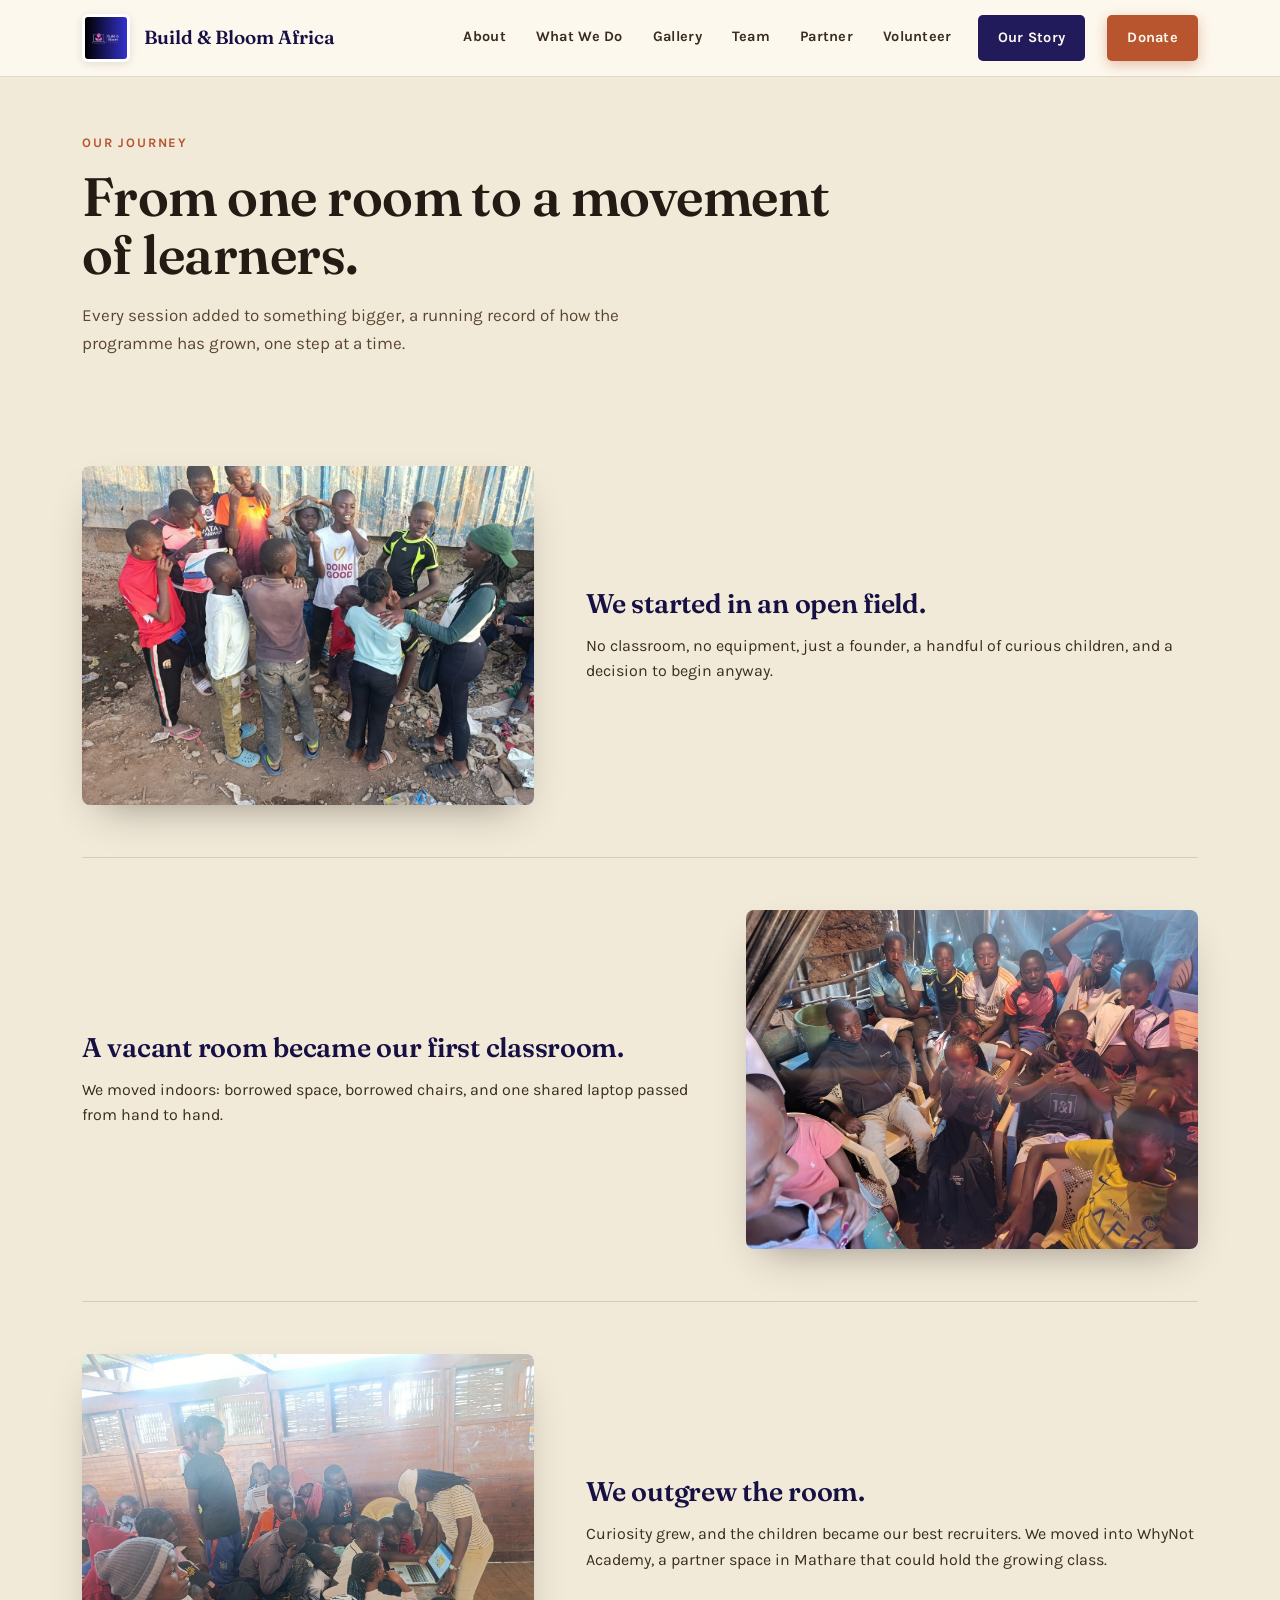
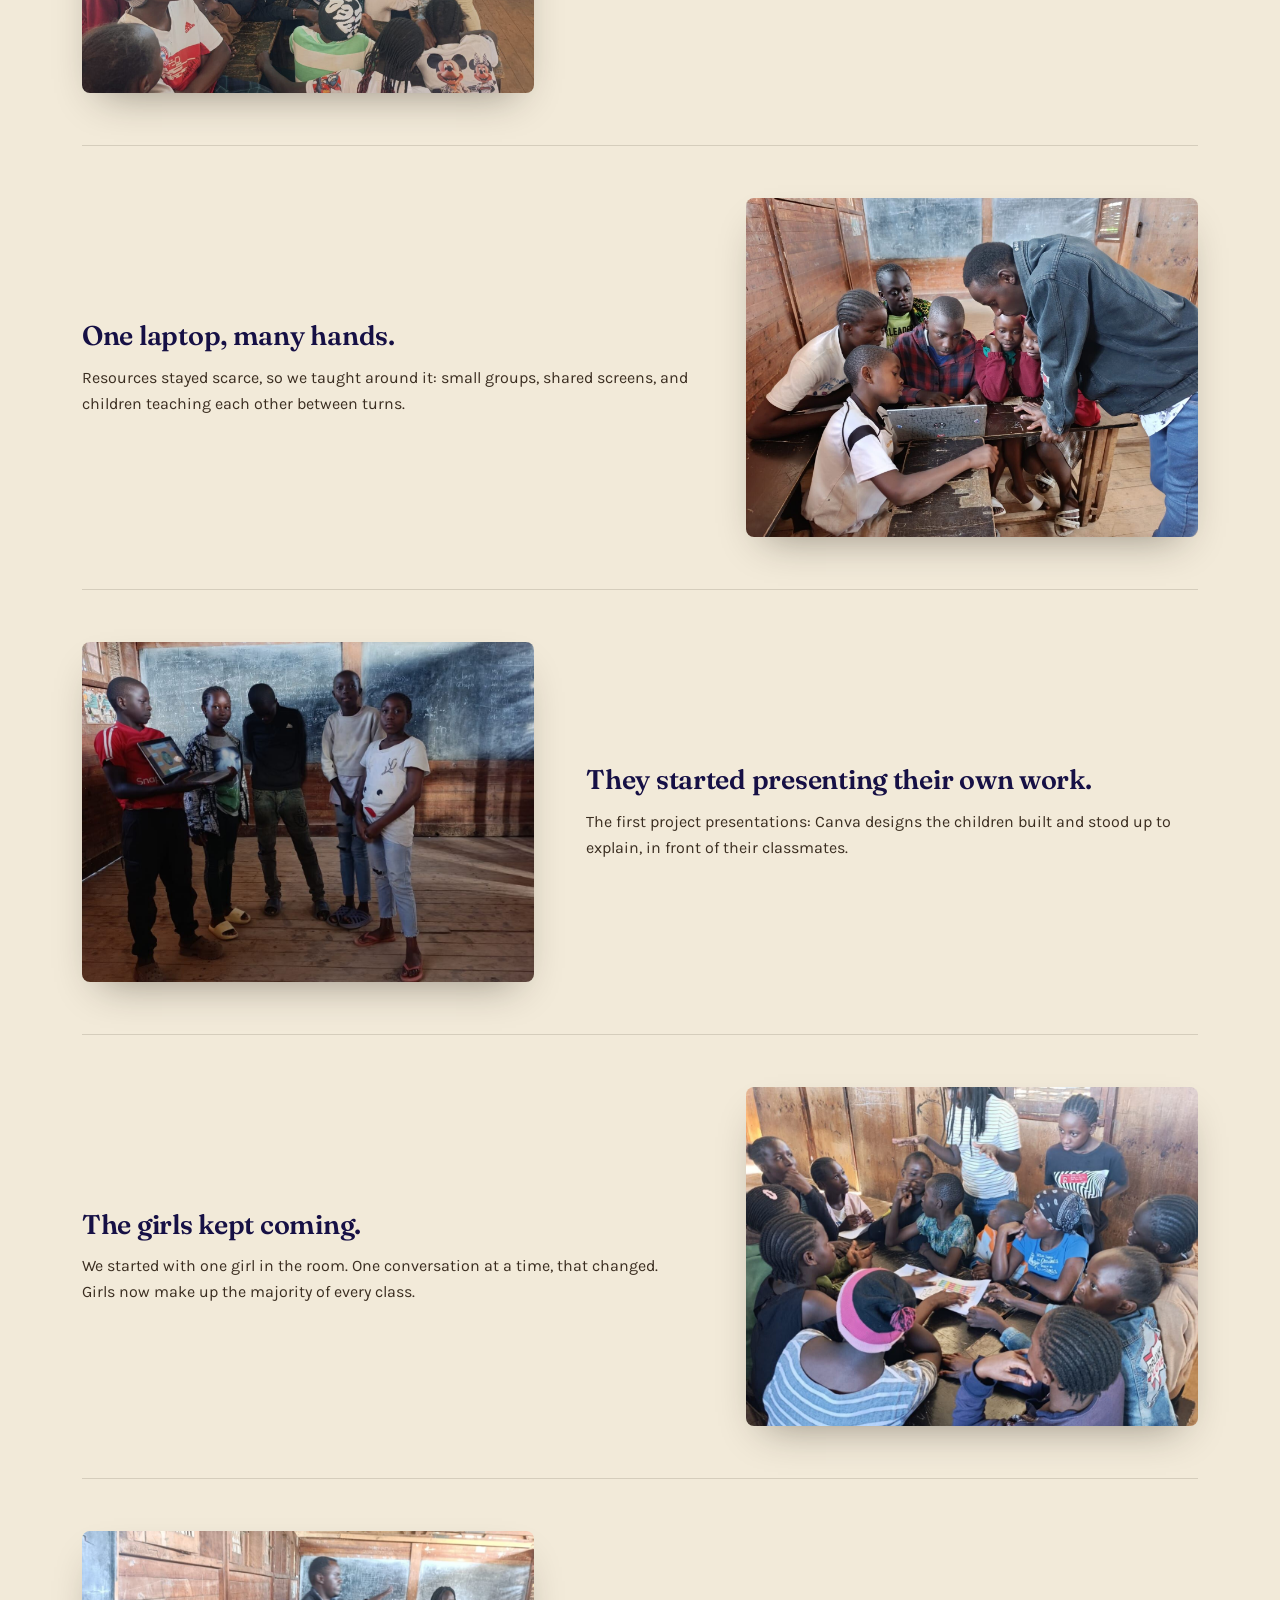
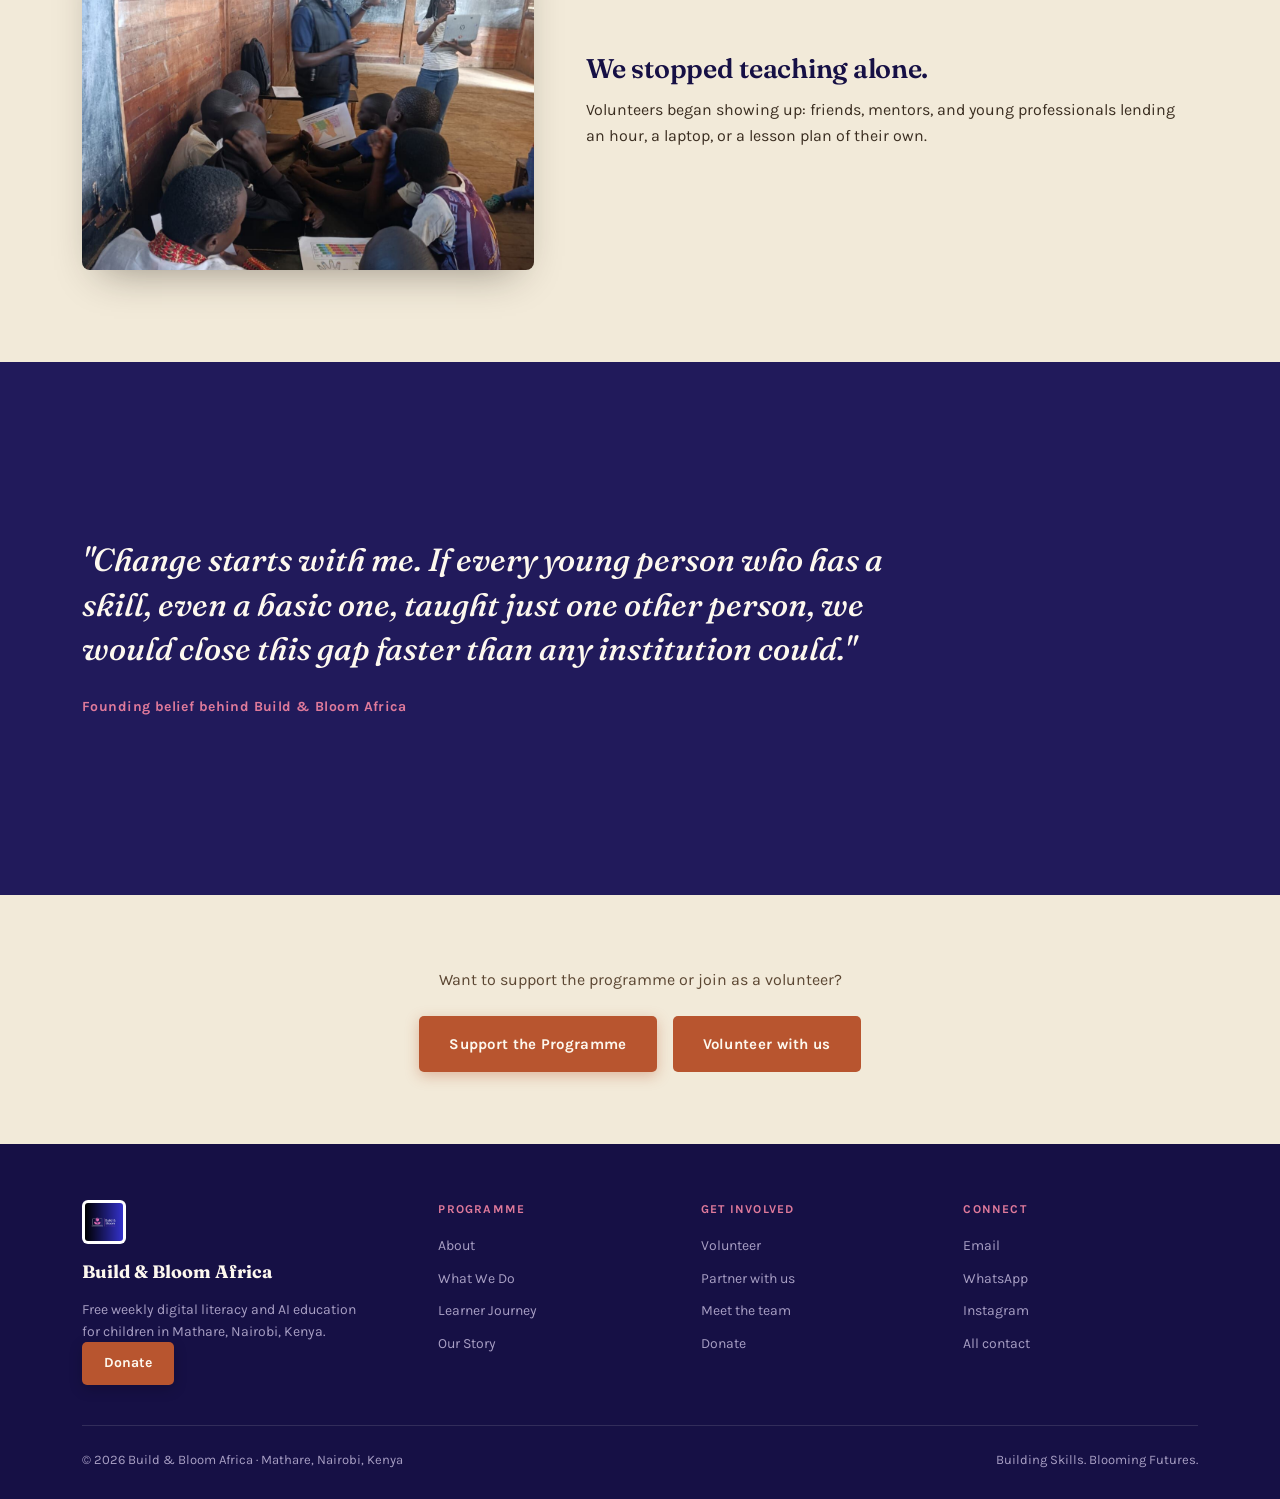
<file: story.html>
<!DOCTYPE html>
<html lang="en">
<head>
<meta charset="UTF-8">
<meta name="viewport" content="width=device-width, initial-scale=1.0">
<title>Our Story · Build & Bloom Africa</title>
<meta name="description" content="From one open-air lesson to a weekly class of dozens: the story of how Build & Bloom Africa grew in Mathare, Nairobi.">
<meta property="og:title" content="Our Story · Build & Bloom Africa">
<meta property="og:description" content="From a single shared laptop to a movement of learners in Mathare, Nairobi.">
<meta property="og:type" content="website">
<meta property="og:image" content="assets/day1.jpg">
<link rel="preconnect" href="https://fonts.googleapis.com">
<link href="https://fonts.googleapis.com/css2?family=Fraunces:ital,opsz,wght@0,9..144,400;0,9..144,500;0,9..144,600;1,9..144,500&family=Karla:wght@400;500;600;700&display=swap" rel="stylesheet">
<link rel="stylesheet" href="assets/style.css">
<style>
  .story-hero{padding:56px 0 20px;}
  .story-hero .eyebrow{color:var(--clay);}
  .story-hero h1{font-size:clamp(32px,5vw,54px);line-height:1.08;max-width:760px;}
  .story-hero p{margin-top:18px;font-size:17px;color:var(--wood);max-width:560px;}

  .journey{padding:20px 0 40px;}
  .journey-item{
    display:grid;grid-template-columns:0.85fr 1.15fr;gap:52px;align-items:center;
    padding:52px 0;border-bottom:1px solid var(--line);
  }
  .journey-item:last-child{border-bottom:none;}
  .journey-item:nth-child(even){grid-template-columns:1.15fr 0.85fr;}
  .journey-item:nth-child(even) .journey-photo{order:2;}
  .journey-text h3{font-size:clamp(20px,2.4vw,27px);color:var(--indigo-deep);margin-bottom:12px;line-height:1.25;}
  .journey-text p{color:var(--wood-deep);font-size:16px;margin:0;}
  .journey-photo{
    position:relative;border-radius:8px;overflow:hidden;
    box-shadow:0 18px 40px -18px rgba(36,28,20,0.45);aspect-ratio:4/3;
  }
  .journey-photo img{width:100%;height:100%;object-fit:cover;}
  @media (max-width:800px){
    .journey-item, .journey-item:nth-child(even){grid-template-columns:1fr;gap:24px;}
    .journey-item:nth-child(even) .journey-photo{order:0;}
  }

  .mission{background:var(--indigo);color:#fdf8ee;}
  .mission .wrap{padding:80px 32px;}
  .mission blockquote{font-family:'Fraunces',serif;font-style:italic;font-weight:500;font-size:clamp(22px,3vw,32px);line-height:1.4;margin:0;max-width:860px;}
  .mission cite{display:block;margin-top:24px;font-style:normal;font-family:'Karla',sans-serif;font-size:14px;color:var(--rose);font-weight:700;letter-spacing:0.03em;}

  .story-cta{text-align:center;padding:72px 0;}
  .story-cta p{color:var(--wood);font-size:16px;max-width:480px;margin:0 auto 24px;}
</style>
</head>
<body>

<nav class="nav" id="site-nav">
  <div class="wrap nav-inner">
    <a href="index.html" class="nav-brand">
      <img src="assets/logo.png" alt="Build & Bloom Africa logo" width="48" height="48">
      <span class="nav-brand-text">Build &amp; Bloom Africa</span>
    </a>
    <button class="nav-toggle" type="button" aria-label="Open menu" aria-expanded="false"><span></span></button>
    <div class="nav-panel">
      <div class="nav-links">
        <a href="index.html#about">About</a>
        <a href="index.html#whatwedo">What We Do</a>
        <a href="index.html#gallery">Gallery</a>
        <a href="team.html" data-nav="team.html">Team</a>
        <a href="partnerships.html" data-nav="partnerships.html">Partner</a>
        <a href="volunteer.html" data-nav="volunteer.html">Volunteer</a>
        <a href="story.html" data-nav="story.html" class="nav-cta is-active">Our Story</a>
        <a href="donate.html" class="btn-donate" data-nav="donate.html">Donate</a>
      </div>
    </div>
  </div>
</nav>

<div class="story-hero">
  <div class="wrap">
    <span class="eyebrow">Our journey</span>
    <h1>From one room to a movement of learners.</h1>
    <p>Every session added to something bigger, a running record of how the programme has grown, one step at a time.</p>
  </div>
</div>

<section class="journey">
  <div class="wrap">

    <div class="journey-item">
      <div class="journey-photo"><img src="assets/day1.jpg" alt="Children gathered outdoors on the first day" width="600" height="450" loading="lazy"></div>
      <div class="journey-text">
        <h3>We started in an open field.</h3>
        <p>No classroom, no equipment, just a founder, a handful of curious children, and a decision to begin anyway.</p>
      </div>
    </div>

    <div class="journey-item">
      <div class="journey-photo"><img src="assets/day3.jpg" alt="A session held in a vacant wooden room" width="600" height="450" loading="lazy"></div>
      <div class="journey-text">
        <h3>A vacant room became our first classroom.</h3>
        <p>We moved indoors: borrowed space, borrowed chairs, and one shared laptop passed from hand to hand.</p>
      </div>
    </div>

    <div class="journey-item">
      <div class="journey-photo"><img src="assets/day4.jpg" alt="A larger group at WhyNot Academy" width="600" height="450" loading="lazy"></div>
      <div class="journey-text">
        <h3>We outgrew the room.</h3>
        <p>Curiosity grew, and the children became our best recruiters. We moved into WhyNot Academy, a partner space in Mathare that could hold the growing class.</p>
      </div>
    </div>

    <div class="journey-item">
      <div class="journey-photo"><img src="assets/day6.jpg" alt="Children working in groups around a shared laptop" width="600" height="450" loading="lazy"></div>
      <div class="journey-text">
        <h3>One laptop, many hands.</h3>
        <p>Resources stayed scarce, so we taught around it: small groups, shared screens, and children teaching each other between turns.</p>
      </div>
    </div>

    <div class="journey-item">
      <div class="journey-photo"><img src="assets/day7.jpg" alt="Children presenting Canva design projects" width="600" height="450" loading="lazy"></div>
      <div class="journey-text">
        <h3>They started presenting their own work.</h3>
        <p>The first project presentations: Canva designs the children built and stood up to explain, in front of their classmates.</p>
      </div>
    </div>

    <div class="journey-item">
      <div class="journey-photo"><img src="assets/day8-girls.jpg" alt="A large group of girls attending the programme" width="600" height="450" loading="lazy"></div>
      <div class="journey-text">
        <h3>The girls kept coming.</h3>
        <p>We started with one girl in the room. One conversation at a time, that changed. Girls now make up the majority of every class.</p>
      </div>
    </div>

    <div class="journey-item">
      <div class="journey-photo"><img src="assets/day8-volunteers.jpg" alt="Volunteers helping teach a class" width="600" height="450" loading="lazy"></div>
      <div class="journey-text">
        <h3>We stopped teaching alone.</h3>
        <p>Volunteers began showing up: friends, mentors, and young professionals lending an hour, a laptop, or a lesson plan of their own.</p>
      </div>
    </div>

  </div>
</section>

<section class="mission">
  <div class="wrap">
    <blockquote>"Change starts with me. If every young person who has a skill, even a basic one, taught just one other person, we would close this gap faster than any institution could."</blockquote>
    <cite>Founding belief behind Build &amp; Bloom Africa</cite>
  </div>
</section>

<section class="story-cta">
  <div class="wrap">
    <p>Want to support the programme or join as a volunteer?</p>
    <a href="donate.html" class="btn btn-donate">Support the Programme</a>
    <a href="volunteer.html" class="btn btn-clay" style="margin-left:12px;">Volunteer with us</a>
  </div>
</section>

<footer class="site-footer">
  <div class="wrap">
    <div class="footer-grid">
      <div class="footer-brand">
        <img src="assets/logo.png" alt="" width="44" height="44" loading="lazy">
        <strong style="color:#fdf8ee;font-family:'Fraunces',serif;font-size:18px;">Build &amp; Bloom Africa</strong>
        <p>Free weekly digital literacy and AI education for children in Mathare, Nairobi, Kenya.</p>
        <a href="https://www.mchanga.africa/fundraiser/142820" class="footer-donate" target="_blank" rel="noopener">Donate</a>
      </div>
      <div class="footer-col">
        <h4>Programme</h4>
        <ul>
          <li><a href="index.html#about">About</a></li>
          <li><a href="index.html#whatwedo">What We Do</a></li>
          <li><a href="index.html#journey">Learner Journey</a></li>
          <li><a href="story.html">Our Story</a></li>
        </ul>
      </div>
      <div class="footer-col">
        <h4>Get involved</h4>
        <ul>
          <li><a href="volunteer.html">Volunteer</a></li>
          <li><a href="partnerships.html">Partner with us</a></li>
          <li><a href="team.html">Meet the team</a></li>
          <li><a href="donate.html">Donate</a></li>
        </ul>
      </div>
      <div class="footer-col">
        <h4>Connect</h4>
        <ul>
          <li><a href="mailto:buildandbloom.africa@gmail.com">Email</a></li>
          <li><a href="https://wa.me/254746941320" target="_blank" rel="noopener">WhatsApp</a></li>
          <li><a href="https://www.instagram.com/buildandbloom_africa" target="_blank" rel="noopener">Instagram</a></li>
          <li><a href="index.html#contact">All contact</a></li>
        </ul>
      </div>
    </div>
    <div class="footer-bottom">
      <span>© 2026 Build &amp; Bloom Africa · Mathare, Nairobi, Kenya</span>
      <span>Building Skills. Blooming Futures.</span>
    </div>
  </div>
</footer>
<script src="assets/main.js"></script>
</body>
</html>
</file>
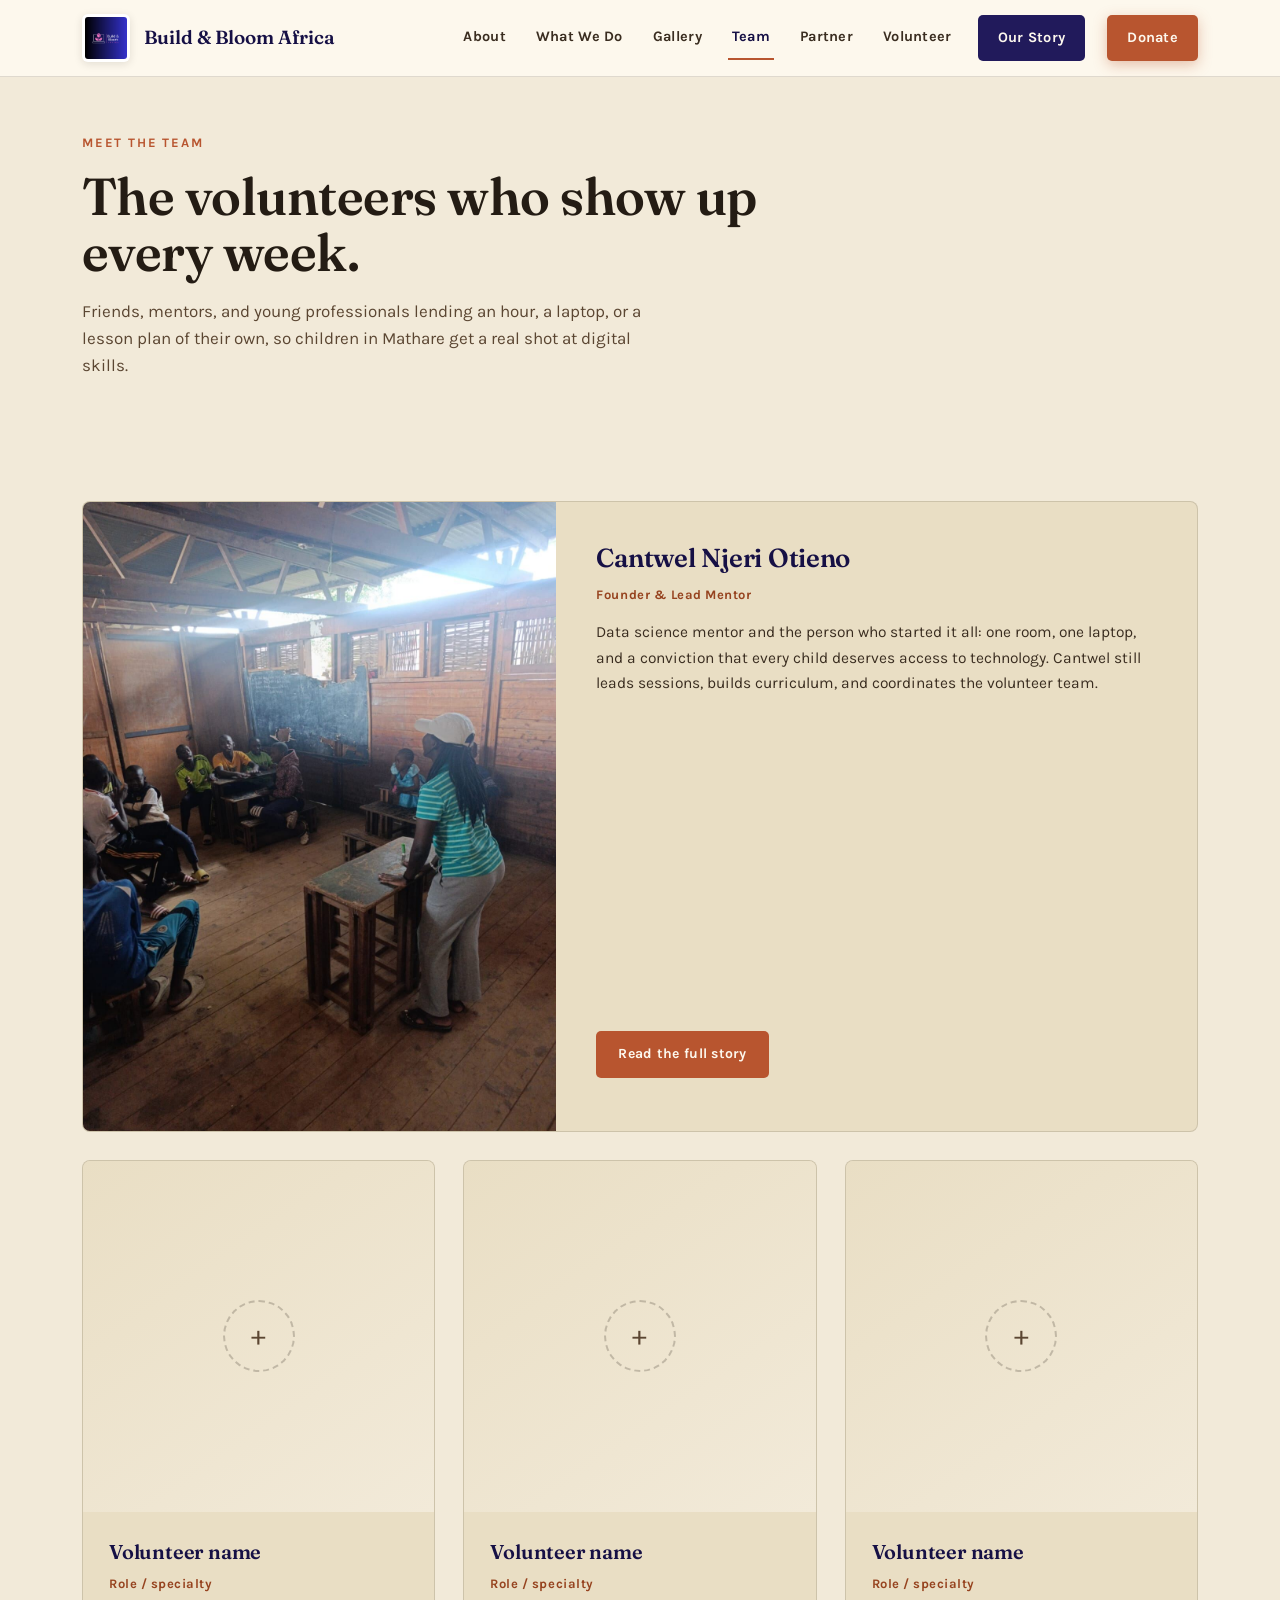
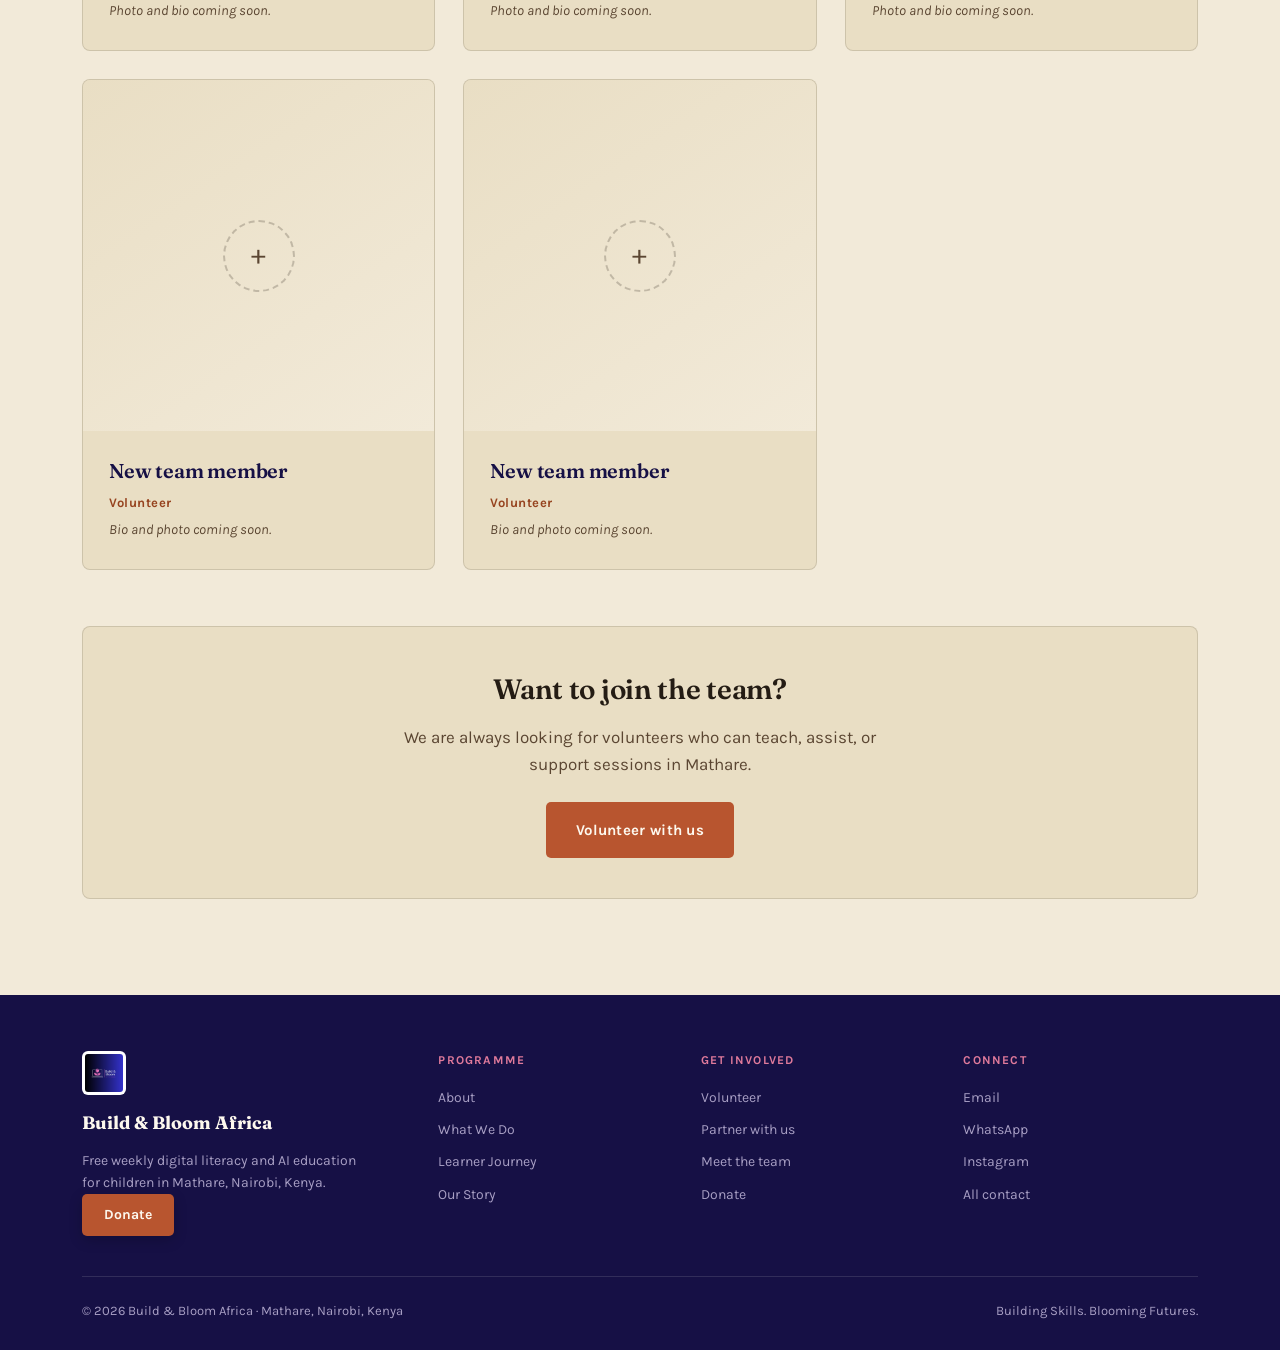
<file: team.html>
<!DOCTYPE html>
<html lang="en">
<head>
<meta charset="UTF-8">
<meta name="viewport" content="width=device-width, initial-scale=1.0">
<title>Meet the Team · Build & Bloom Africa</title>
<meta name="description" content="Meet the volunteers behind Build & Bloom Africa — friends, mentors, and professionals showing up every week to teach free digital literacy in Mathare, Nairobi.">
<meta property="og:title" content="Meet the Team · Build & Bloom Africa">
<meta property="og:description" content="The volunteers who show up every week to teach free digital skills to children in Mathare.">
<meta property="og:type" content="website">
<meta property="og:image" content="assets/day8-volunteers.jpg">
<link rel="preconnect" href="https://fonts.googleapis.com">
<link href="https://fonts.googleapis.com/css2?family=Fraunces:ital,opsz,wght@0,9..144,400;0,9..144,500;0,9..144,600;1,9..144,500&family=Karla:wght@400;500;600;700&display=swap" rel="stylesheet">
<link rel="stylesheet" href="assets/style.css">
</head>
<body>

<nav class="nav" id="site-nav">
  <div class="wrap nav-inner">
    <a href="index.html" class="nav-brand">
      <img src="assets/logo.png" alt="Build & Bloom Africa logo" width="48" height="48">
      <span class="nav-brand-text">Build &amp; Bloom Africa</span>
    </a>
    <button class="nav-toggle" type="button" aria-label="Open menu" aria-expanded="false"><span></span></button>
    <div class="nav-panel">
      <div class="nav-links">
        <a href="index.html#about">About</a>
        <a href="index.html#whatwedo">What We Do</a>
        <a href="index.html#gallery">Gallery</a>
        <a href="team.html" data-nav="team.html" class="is-active">Team</a>
        <a href="partnerships.html" data-nav="partnerships.html">Partner</a>
        <a href="volunteer.html" data-nav="volunteer.html">Volunteer</a>
        <a href="story.html" data-nav="story.html" class="nav-cta">Our Story</a>
        <a href="donate.html" class="btn-donate" data-nav="donate.html">Donate</a>
      </div>
    </div>
  </div>
</nav>

<header class="page-hero">
  <div class="wrap">
    <span class="eyebrow">Meet the team</span>
    <h1>The volunteers who show up every week.</h1>
    <p>Friends, mentors, and young professionals lending an hour, a laptop, or a lesson plan of their own, so children in Mathare get a real shot at digital skills.</p>
  </div>
</header>

<section style="padding-top:24px;">
  <div class="wrap">
    <div class="team-grid">
      <article class="team-card featured">
        <div class="team-photo">
          <img src="assets/team/cantwel.jpg" alt="Cantwel Njeri Otieno" width="400" height="400" loading="eager">
        </div>
        <div class="team-body">
          <h3 class="team-name">Cantwel Njeri Otieno</h3>
          <div class="team-role">Founder &amp; Lead Mentor</div>
          <p class="team-bio">Data science mentor and the person who started it all: one room, one laptop, and a conviction that every child deserves access to technology. Cantwel still leads sessions, builds curriculum, and coordinates the volunteer team.</p>
          <p style="margin-top:16px;"><a href="story.html" class="btn btn-clay" style="padding:10px 20px;font-size:14px;min-height:auto;">Read the full story</a></p>
        </div>
      </article>

      <article class="team-card pending">
        <div class="team-photo"><div class="team-placeholder">+</div></div>
        <div class="team-body">
          <h3 class="team-name">Volunteer name</h3>
          <div class="team-role">Role / specialty</div>
          <p class="team-bio team-pending-note">Photo and bio coming soon.</p>
        </div>
      </article>

      <article class="team-card pending">
        <div class="team-photo"><div class="team-placeholder">+</div></div>
        <div class="team-body">
          <h3 class="team-name">Volunteer name</h3>
          <div class="team-role">Role / specialty</div>
          <p class="team-bio team-pending-note">Photo and bio coming soon.</p>
        </div>
      </article>

      <article class="team-card pending">
        <div class="team-photo"><div class="team-placeholder">+</div></div>
        <div class="team-body">
          <h3 class="team-name">Volunteer name</h3>
          <div class="team-role">Role / specialty</div>
          <p class="team-bio team-pending-note">Photo and bio coming soon.</p>
        </div>
      </article>

      <article class="team-card pending">
        <div class="team-photo"><div class="team-placeholder">+</div></div>
        <div class="team-body">
          <h3 class="team-name">New team member</h3>
          <div class="team-role">Volunteer</div>
          <p class="team-bio team-pending-note">Bio and photo coming soon.</p>
        </div>
      </article>

      <article class="team-card pending">
        <div class="team-photo"><div class="team-placeholder">+</div></div>
        <div class="team-body">
          <h3 class="team-name">New team member</h3>
          <div class="team-role">Volunteer</div>
          <p class="team-bio team-pending-note">Bio and photo coming soon.</p>
        </div>
      </article>
    </div>

    <div style="margin-top:56px;text-align:center;padding:40px;background:var(--paper-deep);border-radius:8px;border:1px solid var(--line);">
      <h2 style="font-size:clamp(22px,3vw,28px);">Want to join the team?</h2>
      <p style="margin:12px auto 24px;color:var(--wood);max-width:480px;">We are always looking for volunteers who can teach, assist, or support sessions in Mathare.</p>
      <a href="volunteer.html" class="btn btn-clay">Volunteer with us</a>
    </div>
  </div>
</section>

<footer class="site-footer">
  <div class="wrap">
    <div class="footer-grid">
      <div class="footer-brand">
        <img src="assets/logo.png" alt="" width="44" height="44">
        <strong style="color:#fdf8ee;font-family:'Fraunces',serif;font-size:18px;">Build &amp; Bloom Africa</strong>
        <p>Free weekly digital literacy and AI education for children in Mathare, Nairobi, Kenya.</p>
        <a href="https://www.mchanga.africa/fundraiser/142820" class="footer-donate" target="_blank" rel="noopener">Donate</a>
      </div>
      <div class="footer-col">
        <h4>Programme</h4>
        <ul>
          <li><a href="index.html#about">About</a></li>
          <li><a href="index.html#whatwedo">What We Do</a></li>
          <li><a href="index.html#journey">Learner Journey</a></li>
          <li><a href="story.html">Our Story</a></li>
        </ul>
      </div>
      <div class="footer-col">
        <h4>Get involved</h4>
        <ul>
          <li><a href="volunteer.html">Volunteer</a></li>
          <li><a href="partnerships.html">Partner with us</a></li>
          <li><a href="team.html">Meet the team</a></li>
          <li><a href="donate.html">Donate</a></li>
        </ul>
      </div>
      <div class="footer-col">
        <h4>Connect</h4>
        <ul>
          <li><a href="mailto:buildandbloom.africa@gmail.com">Email</a></li>
          <li><a href="https://wa.me/254746941320" target="_blank" rel="noopener">WhatsApp</a></li>
          <li><a href="https://www.instagram.com/buildandbloom_africa" target="_blank" rel="noopener">Instagram</a></li>
          <li><a href="index.html#contact">All contact</a></li>
        </ul>
      </div>
    </div>
    <div class="footer-bottom">
      <span>© 2026 Build &amp; Bloom Africa · Mathare, Nairobi, Kenya</span>
      <span>Building Skills. Blooming Futures.</span>
    </div>
  </div>
</footer>
<script src="assets/main.js"></script>
</body>
</html>
</file>
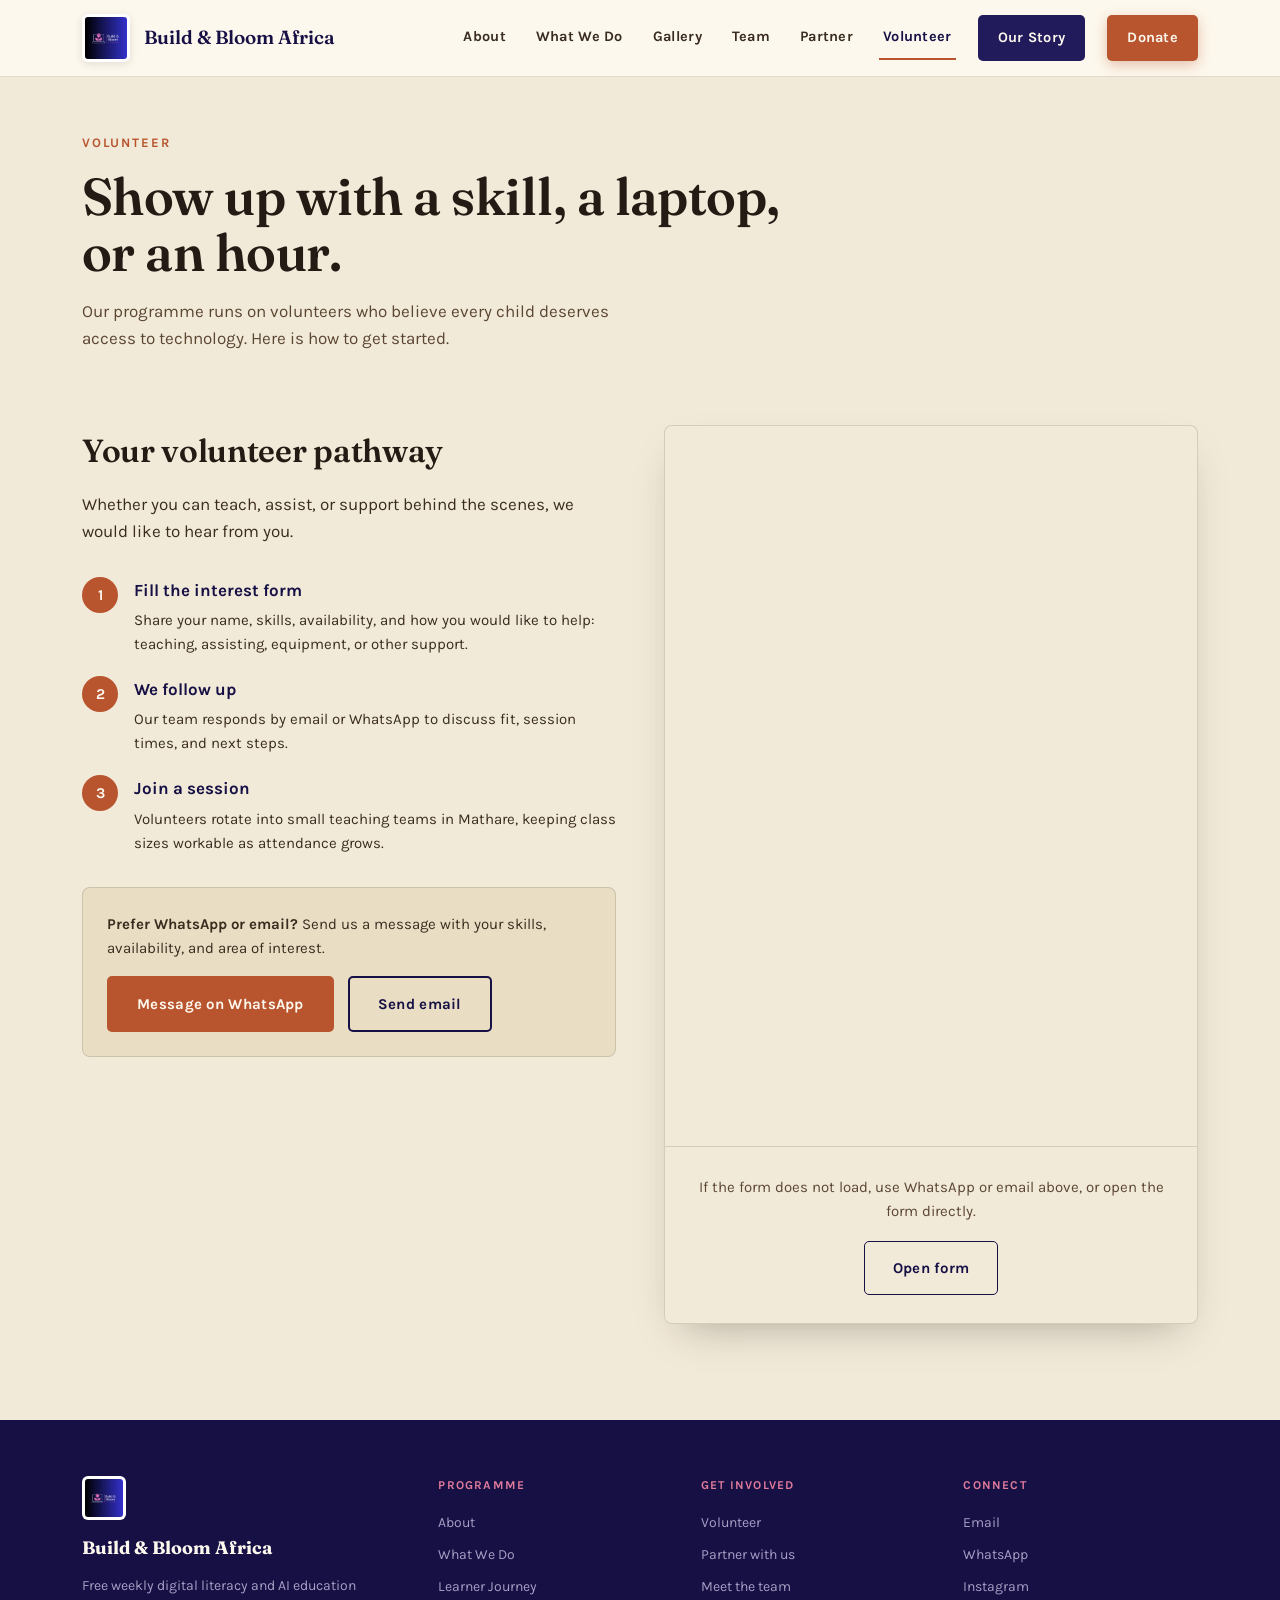
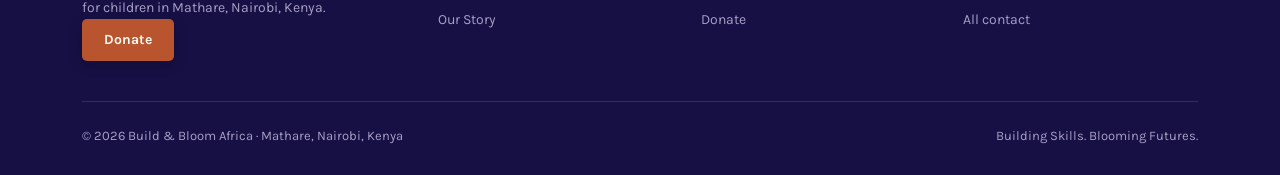
<file: volunteer.html>
<!DOCTYPE html>
<html lang="en">
<head>
<meta charset="UTF-8">
<meta name="viewport" content="width=device-width, initial-scale=1.0">
<title>Volunteer · Build & Bloom Africa</title>
<meta name="description" content="Volunteer with Build & Bloom Africa in Mathare, Nairobi. Teach digital literacy, assist sessions, or support the programme. Share your skills, availability, and interests.">
<meta property="og:title" content="Volunteer with Build & Bloom Africa">
<meta property="og:description" content="Join our volunteer team teaching free weekly digital literacy sessions for children in Mathare.">
<meta property="og:type" content="website">
<meta property="og:image" content="assets/hero.jpg">
<link rel="preconnect" href="https://fonts.googleapis.com">
<link href="https://fonts.googleapis.com/css2?family=Fraunces:ital,opsz,wght@0,9..144,400;0,9..144,500;0,9..144,600;1,9..144,500&family=Karla:wght@400;500;600;700&display=swap" rel="stylesheet">
<link rel="stylesheet" href="assets/style.css">
<style>
  .vol-path{display:grid;grid-template-columns:1fr 1fr;gap:48px;align-items:start;}
  .vol-steps{display:flex;flex-direction:column;gap:20px;margin-top:32px;}
  .vol-step{display:flex;gap:16px;align-items:flex-start;}
  .vol-step-num{
    width:36px;height:36px;border-radius:50%;background:var(--clay);color:#fdf8ee;
    display:flex;align-items:center;justify-content:center;font-weight:700;font-size:15px;flex-shrink:0;
  }
  .vol-step p{margin:0;font-size:15px;color:var(--wood-deep);}
  .vol-step strong{display:block;color:var(--indigo-deep);margin-bottom:4px;}
  .vol-alt{
    margin-top:32px;padding:24px;background:var(--paper-deep);border-radius:8px;border:1px solid var(--line);
  }
  .vol-alt p{margin:0 0 16px;font-size:15px;color:var(--wood-deep);}
  @media (max-width:860px){ .vol-path{grid-template-columns:1fr;} }
</style>
</head>
<body>

<nav class="nav" id="site-nav">
  <div class="wrap nav-inner">
    <a href="index.html" class="nav-brand">
      <img src="assets/logo.png" alt="Build & Bloom Africa logo" width="48" height="48">
      <span class="nav-brand-text">Build &amp; Bloom Africa</span>
    </a>
    <button class="nav-toggle" type="button" aria-label="Open menu" aria-expanded="false"><span></span></button>
    <div class="nav-panel">
      <div class="nav-links">
        <a href="index.html#about">About</a>
        <a href="index.html#whatwedo">What We Do</a>
        <a href="index.html#gallery">Gallery</a>
        <a href="team.html" data-nav="team.html">Team</a>
        <a href="partnerships.html" data-nav="partnerships.html">Partner</a>
        <a href="volunteer.html" data-nav="volunteer.html" class="is-active">Volunteer</a>
        <a href="story.html" data-nav="story.html" class="nav-cta">Our Story</a>
        <a href="donate.html" class="btn-donate" data-nav="donate.html">Donate</a>
      </div>
    </div>
  </div>
</nav>

<header class="page-hero">
  <div class="wrap">
    <span class="eyebrow">Volunteer</span>
    <h1>Show up with a skill, a laptop, or an hour.</h1>
    <p>Our programme runs on volunteers who believe every child deserves access to technology. Here is how to get started.</p>
  </div>
</header>

<section style="padding-top:24px;">
  <div class="wrap vol-path">
    <div>
      <h2 style="font-size:clamp(24px,3vw,32px);">Your volunteer pathway</h2>
      <p style="margin-top:14px;color:var(--wood-deep);">Whether you can teach, assist, or support behind the scenes, we would like to hear from you.</p>

      <div class="vol-steps">
        <div class="vol-step">
          <div class="vol-step-num">1</div>
          <div>
            <strong>Fill the interest form</strong>
            <p>Share your name, skills, availability, and how you would like to help: teaching, assisting, equipment, or other support.</p>
          </div>
        </div>
        <div class="vol-step">
          <div class="vol-step-num">2</div>
          <div>
            <strong>We follow up</strong>
            <p>Our team responds by email or WhatsApp to discuss fit, session times, and next steps.</p>
          </div>
        </div>
        <div class="vol-step">
          <div class="vol-step-num">3</div>
          <div>
            <strong>Join a session</strong>
            <p>Volunteers rotate into small teaching teams in Mathare, keeping class sizes workable as attendance grows.</p>
          </div>
        </div>
      </div>

      <div class="vol-alt">
        <p><strong>Prefer WhatsApp or email?</strong> Send us a message with your skills, availability, and area of interest.</p>
        <a href="https://wa.me/254746941320?text=Hi%20Build%20%26%20Bloom%20Africa%2C%20I%27d%20like%20to%20volunteer.%20My%20skills%3A%20.%20Availability%3A%20." class="btn btn-clay" target="_blank" rel="noopener">Message on WhatsApp</a>
        <a href="mailto:buildandbloom.africa@gmail.com?subject=Volunteer%20enquiry" class="btn btn-secondary-dark" style="margin-left:10px;">Send email</a>
      </div>
    </div>

    <div class="form-shell" id="interest-form">
      <iframe
        src="https://docs.google.com/forms/d/e/REPLACE_WITH_YOUR_FORM_ID/viewform?embedded=true"
        title="Build &amp; Bloom Africa volunteer interest form"
        loading="lazy">
        Loading form…
      </iframe>
      <div class="form-fallback">
        <p>If the form does not load, use WhatsApp or email above, or open the form directly.</p>
        <a href="https://docs.google.com/forms/d/e/REPLACE_WITH_YOUR_FORM_ID/viewform" class="btn btn-outline-dark" target="_blank" rel="noopener">Open form</a>
      </div>
    </div>
  </div>
</section>

<footer class="site-footer">
  <div class="wrap">
    <div class="footer-grid">
      <div class="footer-brand">
        <img src="assets/logo.png" alt="" width="44" height="44">
        <strong style="color:#fdf8ee;font-family:'Fraunces',serif;font-size:18px;">Build &amp; Bloom Africa</strong>
        <p>Free weekly digital literacy and AI education for children in Mathare, Nairobi, Kenya.</p>
        <a href="https://www.mchanga.africa/fundraiser/142820" class="footer-donate" target="_blank" rel="noopener">Donate</a>
      </div>
      <div class="footer-col">
        <h4>Programme</h4>
        <ul>
          <li><a href="index.html#about">About</a></li>
          <li><a href="index.html#whatwedo">What We Do</a></li>
          <li><a href="index.html#journey">Learner Journey</a></li>
          <li><a href="story.html">Our Story</a></li>
        </ul>
      </div>
      <div class="footer-col">
        <h4>Get involved</h4>
        <ul>
          <li><a href="volunteer.html">Volunteer</a></li>
          <li><a href="partnerships.html">Partner with us</a></li>
          <li><a href="team.html">Meet the team</a></li>
          <li><a href="donate.html">Donate</a></li>
        </ul>
      </div>
      <div class="footer-col">
        <h4>Connect</h4>
        <ul>
          <li><a href="mailto:buildandbloom.africa@gmail.com">Email</a></li>
          <li><a href="https://wa.me/254746941320" target="_blank" rel="noopener">WhatsApp</a></li>
          <li><a href="https://www.instagram.com/buildandbloom_africa" target="_blank" rel="noopener">Instagram</a></li>
          <li><a href="index.html#contact">All contact</a></li>
        </ul>
      </div>
    </div>
    <div class="footer-bottom">
      <span>© 2026 Build &amp; Bloom Africa · Mathare, Nairobi, Kenya</span>
      <span>Building Skills. Blooming Futures.</span>
    </div>
  </div>
</footer>
<script src="assets/main.js"></script>
</body>
</html>
</file>
<file: assets/style.css>
:root{
  --paper:#f2ead9;
  --paper-deep:#e9dec4;
  --ink:#241c14;
  --wood:#5b4632;
  --wood-deep:#3a2d20;
  --indigo:#211a5b;
  --indigo-deep:#161045;
  --clay:#b8552f;
  --clay-deep:#96431f;
  --rose:#e07a9b;
  --sage:#6f7a4f;
  --line:rgba(36,28,20,0.14);
  --max:1180px;
  --nav-h:76px;
  --donate-url:https://www.mchanga.africa/fundraiser/142820;
}
*{box-sizing:border-box;}
html{scroll-behavior:smooth;}
body{
  margin:0;
  background:var(--paper);
  color:var(--ink);
  font-family:'Karla',sans-serif;
  font-size:17px;
  line-height:1.6;
  -webkit-font-smoothing:antialiased;
}
body.nav-no-scroll{overflow:hidden;}
h1,h2,h3,h4,.display{
  font-family:'Fraunces',serif;
  font-weight:600;
  letter-spacing:-0.01em;
  margin:0;
}
.wrap{max-width:var(--max);margin:0 auto;padding:0 24px;}
@media (min-width:768px){ .wrap{padding:0 32px;} }
a{color:inherit;}
img{display:block;max-width:100%;height:auto;}

/* ---------- NAV ---------- */
.nav{
  position:sticky;top:0;z-index:100;
  background:rgba(253,248,238,0.97);
  backdrop-filter:blur(12px);
  -webkit-backdrop-filter:blur(12px);
  border-bottom:1px solid var(--line);
  transition:background .25s ease, box-shadow .25s ease;
}
.nav-scrolled{
  background:rgba(253,248,238,0.99);
  box-shadow:0 4px 24px rgba(22,16,69,0.08);
}
.nav-inner{
  display:flex;align-items:center;justify-content:space-between;
  min-height:var(--nav-h);gap:16px;
}
.nav-brand{
  display:flex;align-items:center;gap:14px;
  font-family:'Fraunces',serif;font-weight:600;font-size:18px;
  text-decoration:none;color:var(--indigo-deep);flex-shrink:0;
}
.nav-brand img{
  height:48px;width:48px;object-fit:contain;border-radius:6px;
  background:#fff;padding:3px;box-shadow:0 2px 8px rgba(36,28,20,0.12);
}
.nav-brand-text{line-height:1.15;max-width:160px;}
@media (min-width:480px){ .nav-brand{font-size:19px;} .nav-brand-text{max-width:none;} }

.nav-toggle{
  display:none;width:48px;height:48px;padding:0;border:0;border-radius:6px;
  background:var(--paper-deep);cursor:pointer;position:relative;flex-shrink:0;
}
.nav-toggle span,.nav-toggle span::before,.nav-toggle span::after{
  display:block;width:22px;height:2px;background:var(--indigo-deep);
  border-radius:2px;position:absolute;left:50%;transform:translateX(-50%);
  transition:transform .2s ease, opacity .2s ease, top .2s ease;
}
.nav-toggle span{top:50%;margin-top:-1px;}
.nav-toggle span::before{content:"";top:-7px;}
.nav-toggle span::after{content:"";top:7px;}
.nav-open .nav-toggle span{background:transparent;}
.nav-open .nav-toggle span::before{top:0;transform:translateX(-50%) rotate(45deg);}
.nav-open .nav-toggle span::after{top:0;transform:translateX(-50%) rotate(-45deg);}

.nav-panel{display:flex;align-items:center;}
.nav-links{
  display:flex;align-items:center;gap:6px 22px;flex-wrap:wrap;
  font-size:14.5px;font-weight:700;letter-spacing:0.02em;
}
.nav-links a{
  text-decoration:none;color:var(--wood-deep);padding:8px 4px;
  border-bottom:2px solid transparent;transition:color .15s, border-color .15s;
  min-height:44px;display:inline-flex;align-items:center;
}
.nav-links a:hover,.nav-links a.is-active{color:var(--indigo-deep);border-bottom-color:var(--clay);}
.nav-links a.nav-cta,.nav-links a.btn-donate{
  border-bottom:none;padding:11px 20px;border-radius:5px;min-height:44px;
}
.nav-cta{background:var(--indigo);color:#fdf8ee !important;}
.nav-cta:hover{background:var(--indigo-deep);color:#fdf8ee !important;}
.btn-donate,.btn-donate-sm{
  background:var(--clay);color:#fdf8ee !important;
  box-shadow:0 4px 14px rgba(184,85,47,0.35);
}
.btn-donate:hover,.btn-donate-sm:hover{
  background:var(--clay-deep);color:#fdf8ee !important;
  transform:translateY(-2px);
}

@media (max-width:960px){
  .nav-toggle{display:block;}
  .nav-panel{
    position:fixed;inset:var(--nav-h) 0 0 0;
    background:rgba(253,248,238,0.98);backdrop-filter:blur(12px);
    flex-direction:column;align-items:stretch;padding:24px;
    transform:translateX(100%);transition:transform .28s ease;
    overflow-y:auto;border-top:1px solid var(--line);
  }
  .nav-open .nav-panel{transform:translateX(0);}
  .nav-links{flex-direction:column;align-items:stretch;gap:4px;width:100%;}
  .nav-links a{
    padding:14px 16px;border-bottom:none;border-radius:6px;
    background:var(--paper-deep);font-size:16px;
  }
  .nav-links a:hover,.nav-links a.is-active{background:var(--paper);color:var(--indigo-deep);}
  .nav-links a.nav-cta,.nav-links a.btn-donate{
    text-align:center;justify-content:center;margin-top:8px;font-size:16px;
  }
  .nav-links a.btn-donate{order:-1;background:var(--clay);color:#fdf8ee !important;}
}

/* ---------- SECTION SHELL ---------- */
section{padding:72px 0;}
@media (min-width:768px){ section{padding:96px 0;} }
.section-head{max-width:640px;margin-bottom:48px;}
@media (min-width:768px){ .section-head{margin-bottom:56px;} }
.eyebrow{
  font-size:13px;font-weight:700;letter-spacing:0.14em;text-transform:uppercase;
  color:var(--clay);margin-bottom:14px;display:block;
}
.section-head h2{font-size:clamp(28px,3.6vw,42px);line-height:1.12;}
.section-head p{margin-top:16px;font-size:17px;color:var(--wood);max-width:560px;}
.section-head.center{margin-left:auto;margin-right:auto;text-align:center;}
.section-head.center p{margin-left:auto;margin-right:auto;}

.page-hero{padding:56px 0 32px;}
.page-hero h1{font-size:clamp(32px,5vw,52px);line-height:1.08;max-width:760px;}
.page-hero p{margin-top:18px;font-size:17px;color:var(--wood);max-width:560px;}

/* ---------- BUTTONS ---------- */
.btn{
  display:inline-flex;align-items:center;justify-content:center;gap:8px;
  padding:14px 28px;border-radius:5px;font-weight:700;font-size:15px;
  text-decoration:none;letter-spacing:0.02em;border:2px solid transparent;
  transition:transform .15s ease, background .15s ease, box-shadow .15s ease;
  min-height:48px;cursor:pointer;
}
.btn:hover{transform:translateY(-2px);}
.btn-primary{background:var(--rose);color:var(--indigo-deep);}
.btn-secondary{background:transparent;color:#fdf8ee;border-color:rgba(253,248,238,0.55);}
.btn-secondary-dark{background:transparent;color:var(--indigo-deep);border-color:var(--indigo-deep);}
.btn-clay{background:var(--clay);color:#fdf8ee;}
.btn-outline-dark{background:transparent;color:var(--indigo-deep);border:1px solid var(--indigo-deep);}
.btn-ghost{font-size:14px;font-weight:600;color:#cfc7b5;text-decoration:underline;text-underline-offset:3px;padding:8px 0;min-height:auto;}
.btn-ghost:hover{color:#fdf8ee;transform:none;}

/* ---------- FOOTER ---------- */
.site-footer{background:var(--indigo-deep);color:#a89fc4;padding:56px 0 28px;font-size:14px;}
.footer-grid{
  display:grid;grid-template-columns:1.4fr 1fr 1fr 1fr;gap:36px 28px;
  padding-bottom:40px;border-bottom:1px solid rgba(253,248,238,0.12);
}
.footer-brand img{height:44px;width:44px;border-radius:6px;background:#fff;padding:3px;margin-bottom:14px;}
.footer-brand p{margin:12px 0 0;font-size:14px;line-height:1.55;max-width:280px;}
.footer-col h4{
  font-family:'Karla',sans-serif;font-size:12px;font-weight:700;
  letter-spacing:0.1em;text-transform:uppercase;color:var(--rose);margin:0 0 16px;
}
.footer-col ul{list-style:none;margin:0;padding:0;display:flex;flex-direction:column;gap:10px;}
.footer-col a{text-decoration:none;color:#a89fc4;transition:color .15s;}
.footer-col a:hover{color:#fdf8ee;}
.footer-bottom{
  display:flex;justify-content:space-between;align-items:center;flex-wrap:wrap;
  gap:16px;padding-top:24px;font-size:13px;
}
.footer-donate{
  display:inline-flex;align-items:center;padding:10px 22px;border-radius:5px;
  background:var(--clay);color:#fdf8ee !important;font-weight:700;text-decoration:none;
  box-shadow:0 4px 14px rgba(0,0,0,0.2);
}
.footer-donate:hover{background:var(--clay-deep);color:#fdf8ee !important;}
@media (max-width:860px){
  .footer-grid{grid-template-columns:1fr 1fr;}
  .footer-brand{grid-column:1 / -1;}
}
@media (max-width:520px){ .footer-grid{grid-template-columns:1fr;} }

/* ---------- CARDS & GRIDS ---------- */
.card-grid{display:grid;gap:24px;}
.card-grid-2{grid-template-columns:repeat(2,1fr);}
.card-grid-3{grid-template-columns:repeat(3,1fr);}
.card-grid-4{grid-template-columns:repeat(4,1fr);}
@media (max-width:860px){ .card-grid-3,.card-grid-4{grid-template-columns:repeat(2,1fr);} }
@media (max-width:560px){ .card-grid-2,.card-grid-3,.card-grid-4{grid-template-columns:1fr;} }

.info-card{
  background:var(--paper);border:1px solid var(--line);border-radius:8px;padding:28px 26px;
}
.info-card h3{font-size:19px;color:var(--indigo-deep);margin-bottom:10px;}
.info-card p{margin:0;color:var(--wood-deep);font-size:15.5px;line-height:1.6;}

.icon-card{
  background:var(--paper);border:1px solid var(--line);border-radius:8px;padding:28px;
  display:flex;flex-direction:column;gap:12px;
}
.icon-card .icon{
  width:44px;height:44px;border-radius:8px;background:var(--indigo);
  display:flex;align-items:center;justify-content:center;font-size:20px;
}
.icon-card h3{font-size:18px;color:var(--indigo-deep);}
.icon-card p{margin:0;font-size:15px;color:var(--wood-deep);flex:1;}

/* ---------- GALLERY ---------- */
.gallery-grid{
  display:grid;grid-template-columns:repeat(4,1fr);gap:14px;
}
.gallery-item{
  margin:0;border-radius:6px;overflow:hidden;position:relative;
  box-shadow:0 12px 28px -12px rgba(36,28,20,0.35);
}
.gallery-item img{width:100%;aspect-ratio:4/3;object-fit:cover;}
.gallery-item:first-child{grid-column:span 2;grid-row:span 2;}
.gallery-item:first-child img{aspect-ratio:auto;height:100%;min-height:280px;}
.gallery-item figcaption{
  position:absolute;inset:auto 0 0 0;padding:10px 14px;font-size:12.5px;
  color:#fdf8ee;background:linear-gradient(transparent,rgba(22,16,69,0.85));
}
@media (max-width:760px){
  .gallery-grid{grid-template-columns:repeat(2,1fr);}
  .gallery-item:first-child{grid-column:span 2;grid-row:span 1;}
  .gallery-item:first-child img{min-height:200px;aspect-ratio:16/9;}
}

/* ---------- JOURNEY STEPS ---------- */
.journey-steps{display:flex;flex-direction:column;gap:0;position:relative;}
.journey-step{
  display:grid;grid-template-columns:56px 1fr;gap:20px 28px;padding:24px 0;
  border-bottom:1px solid var(--line);
}
.journey-step:last-child{border-bottom:none;}
.step-num{
  width:48px;height:48px;border-radius:50%;background:var(--indigo);color:#fdf8ee;
  display:flex;align-items:center;justify-content:center;
  font-family:'Fraunces',serif;font-weight:600;font-size:18px;flex-shrink:0;
}
.journey-step h4{font-family:'Fraunces',serif;font-size:18px;color:var(--indigo-deep);margin:0 0 6px;}
.journey-step p{margin:0;font-size:15px;color:var(--wood-deep);}

/* ---------- IMPACT ---------- */
.impact-section{background:var(--paper-deep);}
.impact-grid{display:grid;grid-template-columns:repeat(4,1fr);gap:28px;}
.impact-stat{
  text-align:center;padding:28px 16px;background:var(--paper);
  border:1px solid var(--line);border-radius:8px;
}
.impact-stat strong{
  font-family:'Fraunces',serif;font-size:clamp(28px,3.5vw,44px);font-weight:600;
  color:var(--clay-deep);display:block;line-height:1.1;
}
.impact-stat span{font-size:14px;color:var(--wood);display:block;margin-top:10px;line-height:1.45;}
@media (max-width:800px){ .impact-grid{grid-template-columns:1fr 1fr;} }
@media (max-width:480px){ .impact-grid{grid-template-columns:1fr;} }

/* ---------- TESTIMONIALS ---------- */
.testimonials{background:var(--indigo);color:#fdf8ee;}
.testimonials .eyebrow{color:var(--rose);}
.testimonials .section-head h2{color:#fdf8ee;}
.testimonials .section-head p{color:#cfc7b5;}
.testimonial-grid{display:grid;grid-template-columns:repeat(3,1fr);gap:24px;}
.testimonial-card{
  background:rgba(253,248,238,0.07);border:1px solid rgba(253,248,238,0.14);
  border-radius:8px;padding:28px;display:flex;flex-direction:column;gap:16px;
}
.testimonial-card blockquote{
  margin:0;font-family:'Fraunces',serif;font-style:italic;font-size:17px;
  line-height:1.5;color:#e9e3d6;flex:1;
}
.testimonial-card cite{
  font-style:normal;font-size:13px;font-weight:700;color:var(--rose);
  letter-spacing:0.03em;
}
.testimonial-card .role{font-size:13px;color:#a89fc4;margin-top:2px;font-weight:400;}
.testimonial-pending{opacity:0.65;font-style:italic;font-size:15px;}
@media (max-width:860px){ .testimonial-grid{grid-template-columns:1fr;} }

/* ---------- DONATE BLOCK ---------- */
.donate-block{background:var(--indigo-deep);color:#fdf8ee;}
.donate-block .eyebrow{color:var(--rose);}
.donate-block h2{color:#fdf8ee;}
.donate-block > .wrap > p{color:#cfc7b5;max-width:640px;margin-top:16px;}
.donate-needs{display:grid;grid-template-columns:repeat(3,1fr);gap:20px;margin:40px 0 36px;}
.donate-need{
  background:rgba(253,248,238,0.06);border:1px solid rgba(253,248,238,0.12);
  border-radius:8px;padding:24px;
}
.donate-need h4{font-family:'Fraunces',serif;font-size:17px;margin:0 0 8px;}
.donate-need p{margin:0;font-size:14.5px;color:#cfc7b5;line-height:1.55;}
@media (max-width:760px){ .donate-needs{grid-template-columns:1fr;} }

/* ---------- TEAM ---------- */
.team-grid{display:grid;grid-template-columns:repeat(3,1fr);gap:28px;margin-top:48px;}
.team-card{
  background:var(--paper-deep);border:1px solid var(--line);border-radius:8px;overflow:hidden;
  display:flex;flex-direction:column;
}
.team-card.featured{grid-column:span 3;display:grid;grid-template-columns:0.85fr 1.15fr;gap:0;}
.team-photo{aspect-ratio:1/1;overflow:hidden;background:var(--line);}
.team-photo img{width:100%;height:100%;object-fit:cover;object-position:50% 20%;}
.team-card.featured .team-photo{aspect-ratio:auto;min-height:320px;}
.team-body{padding:24px 26px 28px;display:flex;flex-direction:column;flex:1;}
.team-card.featured .team-body{padding:36px 40px;justify-content:center;}
.team-name{font-family:'Fraunces',serif;font-size:20px;font-weight:600;color:var(--indigo-deep);margin:0;}
.team-card.featured .team-name{font-size:26px;}
.team-role{font-size:13px;font-weight:700;color:var(--clay-deep);letter-spacing:0.04em;margin-top:6px;}
.team-bio{margin:14px 0 0;font-size:15.5px;color:var(--wood-deep);line-height:1.65;flex:1;}
.team-card.pending .team-photo{
  display:flex;align-items:center;justify-content:center;
  background:linear-gradient(145deg,var(--paper-deep),var(--paper));
}
.team-placeholder{
  width:72px;height:72px;border-radius:50%;border:2px dashed rgba(36,28,20,0.22);
  display:flex;align-items:center;justify-content:center;font-size:28px;color:var(--wood);
}
.team-pending-note{font-size:14px;color:var(--wood);font-style:italic;margin-top:4px;}
@media (max-width:960px){
  .team-grid{grid-template-columns:repeat(2,1fr);}
  .team-card.featured{grid-column:span 2;grid-template-columns:1fr;}
  .team-card.featured .team-photo{aspect-ratio:4/3;min-height:0;}
}
@media (max-width:640px){
  .team-grid{grid-template-columns:1fr;}
  .team-card.featured{grid-column:span 1;}
}

/* ---------- FORM ---------- */
.form-shell{
  background:var(--paper);border:1px solid var(--line);border-radius:8px;overflow:hidden;
  box-shadow:0 18px 40px -18px rgba(36,28,20,0.35);
}
.form-shell iframe{display:block;width:100%;min-height:720px;border:0;}
.form-fallback{padding:28px 32px;text-align:center;border-top:1px solid var(--line);}
.form-fallback p{margin:0 0 18px;color:var(--wood);font-size:15px;}

/* ---------- PARTNERSHIP ---------- */
.partner-types{display:grid;grid-template-columns:repeat(2,1fr);gap:24px;margin-top:40px;}
.partner-card{
  background:var(--paper-deep);border:1px solid var(--line);border-radius:8px;padding:32px;
}
.partner-card h3{font-size:20px;color:var(--indigo-deep);margin-bottom:12px;}
.partner-card ul{margin:0;padding:0 0 0 18px;color:var(--wood-deep);font-size:15px;}
.partner-card li{margin-bottom:8px;}
@media (max-width:700px){ .partner-types{grid-template-columns:1fr;} }

/* ---------- FOUNDER HIGHLIGHT ---------- */
.founder-highlight{background:var(--paper-deep);}
.founder-wrap{display:grid;grid-template-columns:0.85fr 1.15fr;gap:52px;align-items:center;}
.founder-photo{border-radius:8px;overflow:hidden;aspect-ratio:4/5;box-shadow:0 18px 40px -18px rgba(36,28,20,0.45);}
.founder-photo img{width:100%;height:100%;object-fit:cover;object-position:50% 20%;}
.founder-quote{
  font-family:'Fraunces',serif;font-style:italic;font-size:clamp(20px,2.4vw,26px);
  color:var(--indigo-deep);line-height:1.45;margin:0;
}
.founder-name{margin-top:22px;font-size:15px;font-weight:700;color:var(--clay-deep);}
.founder-role{font-size:14px;color:var(--wood);margin-top:4px;}
.founder-actions{margin-top:28px;display:flex;gap:14px;flex-wrap:wrap;}
@media (max-width:860px){
  .founder-wrap{grid-template-columns:1fr;}
  .founder-photo{max-width:320px;}
}
</file>
